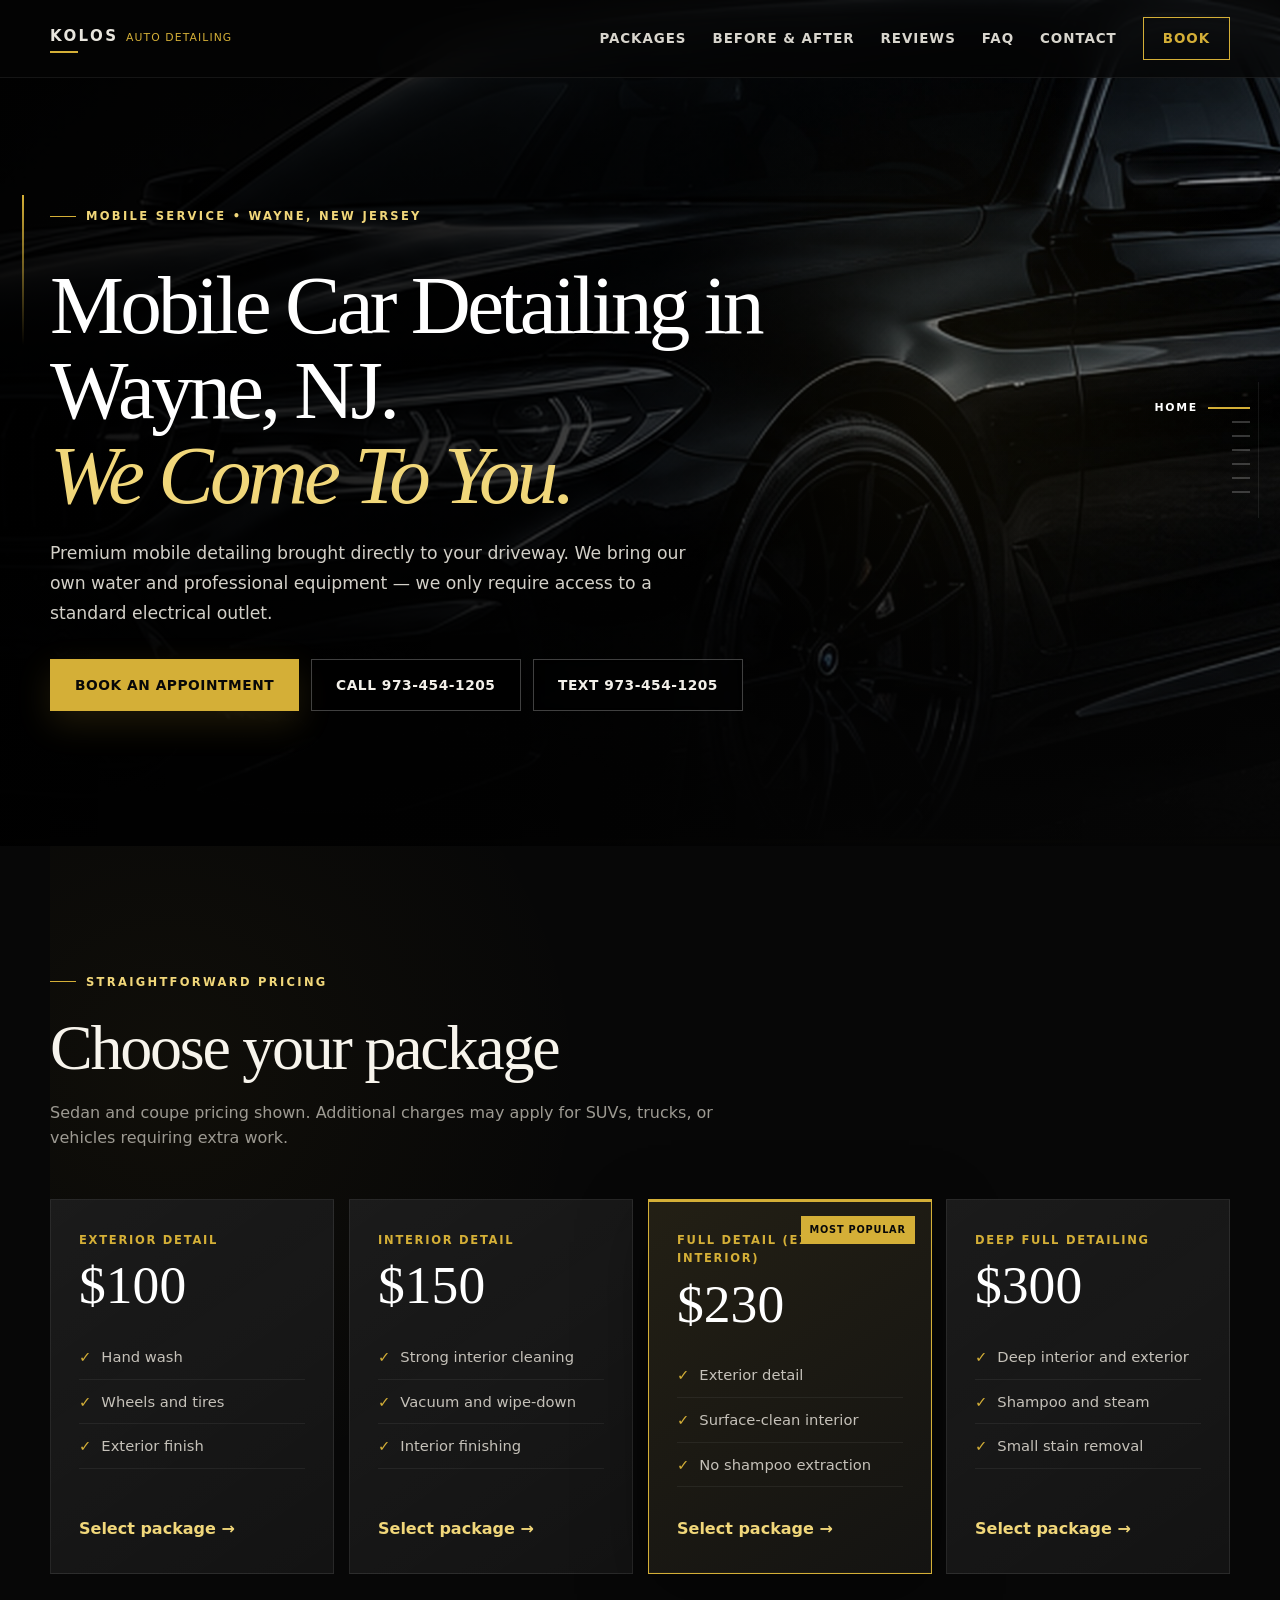
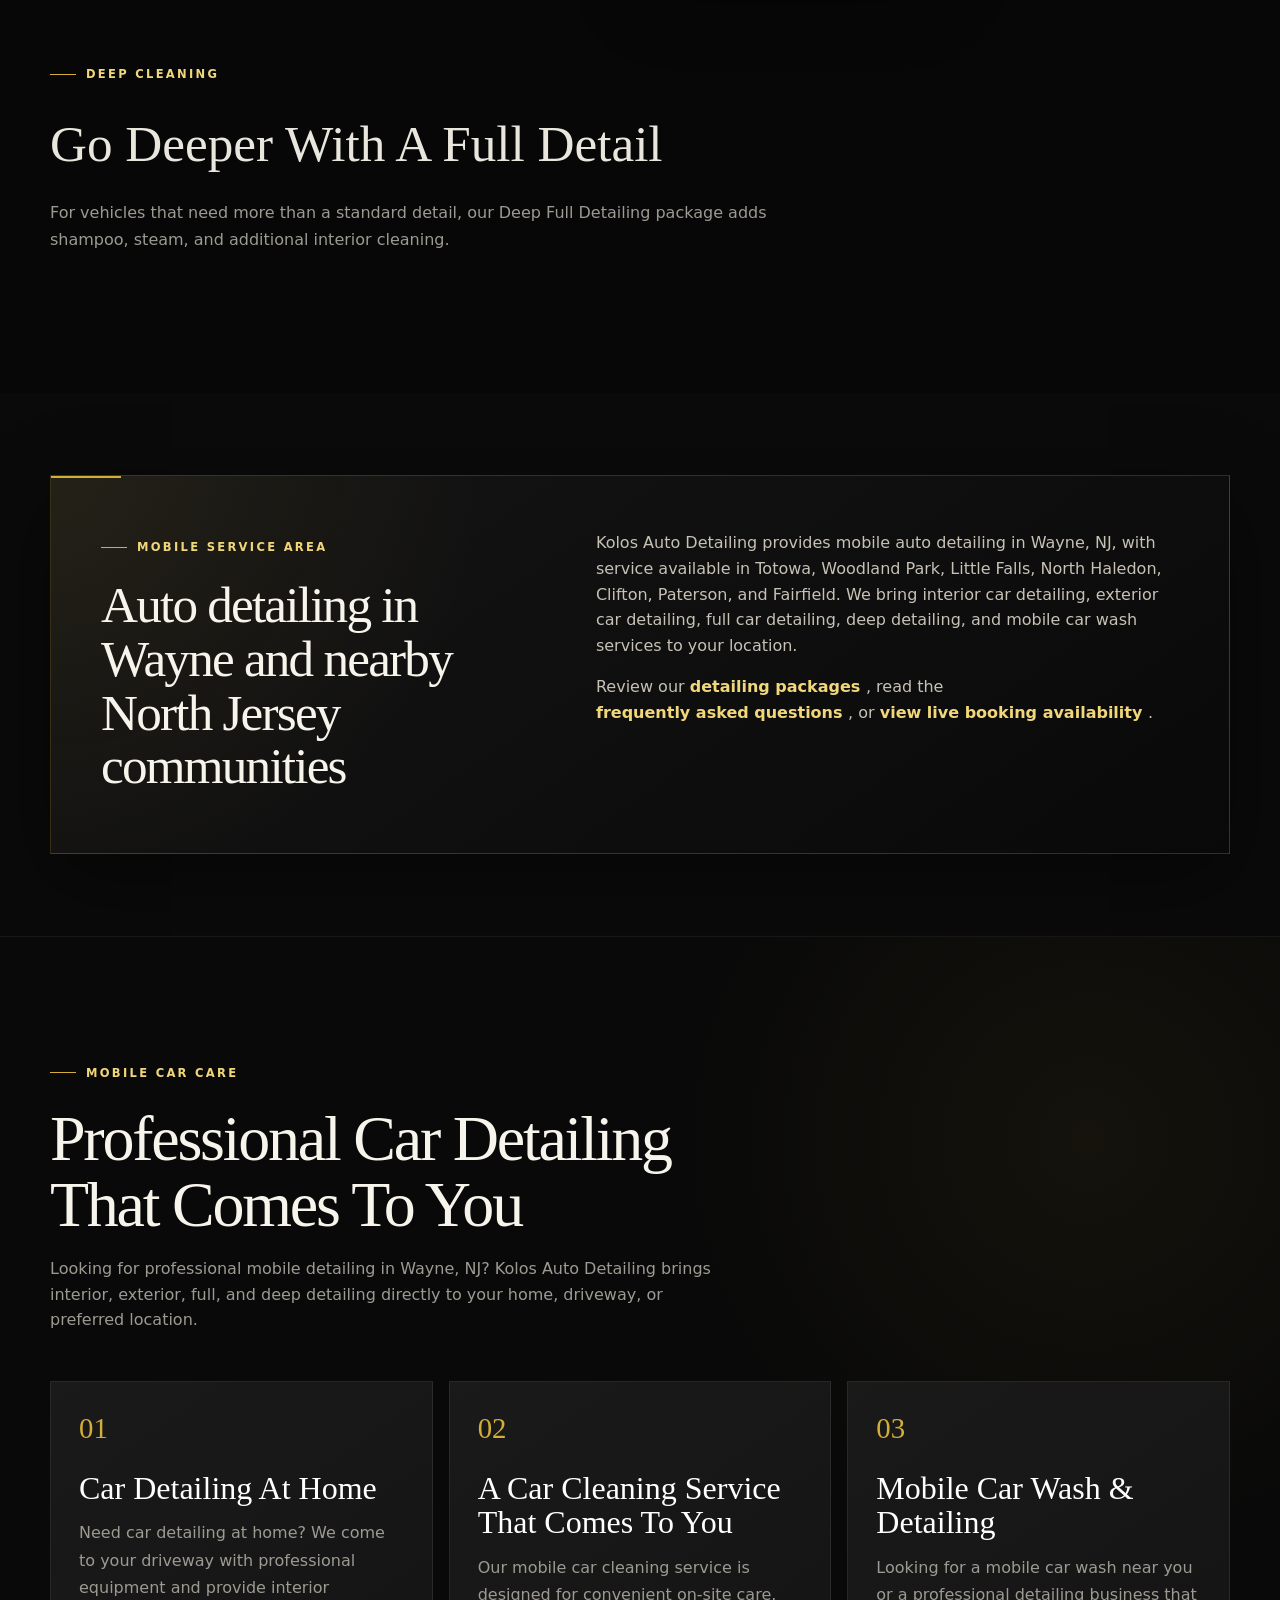
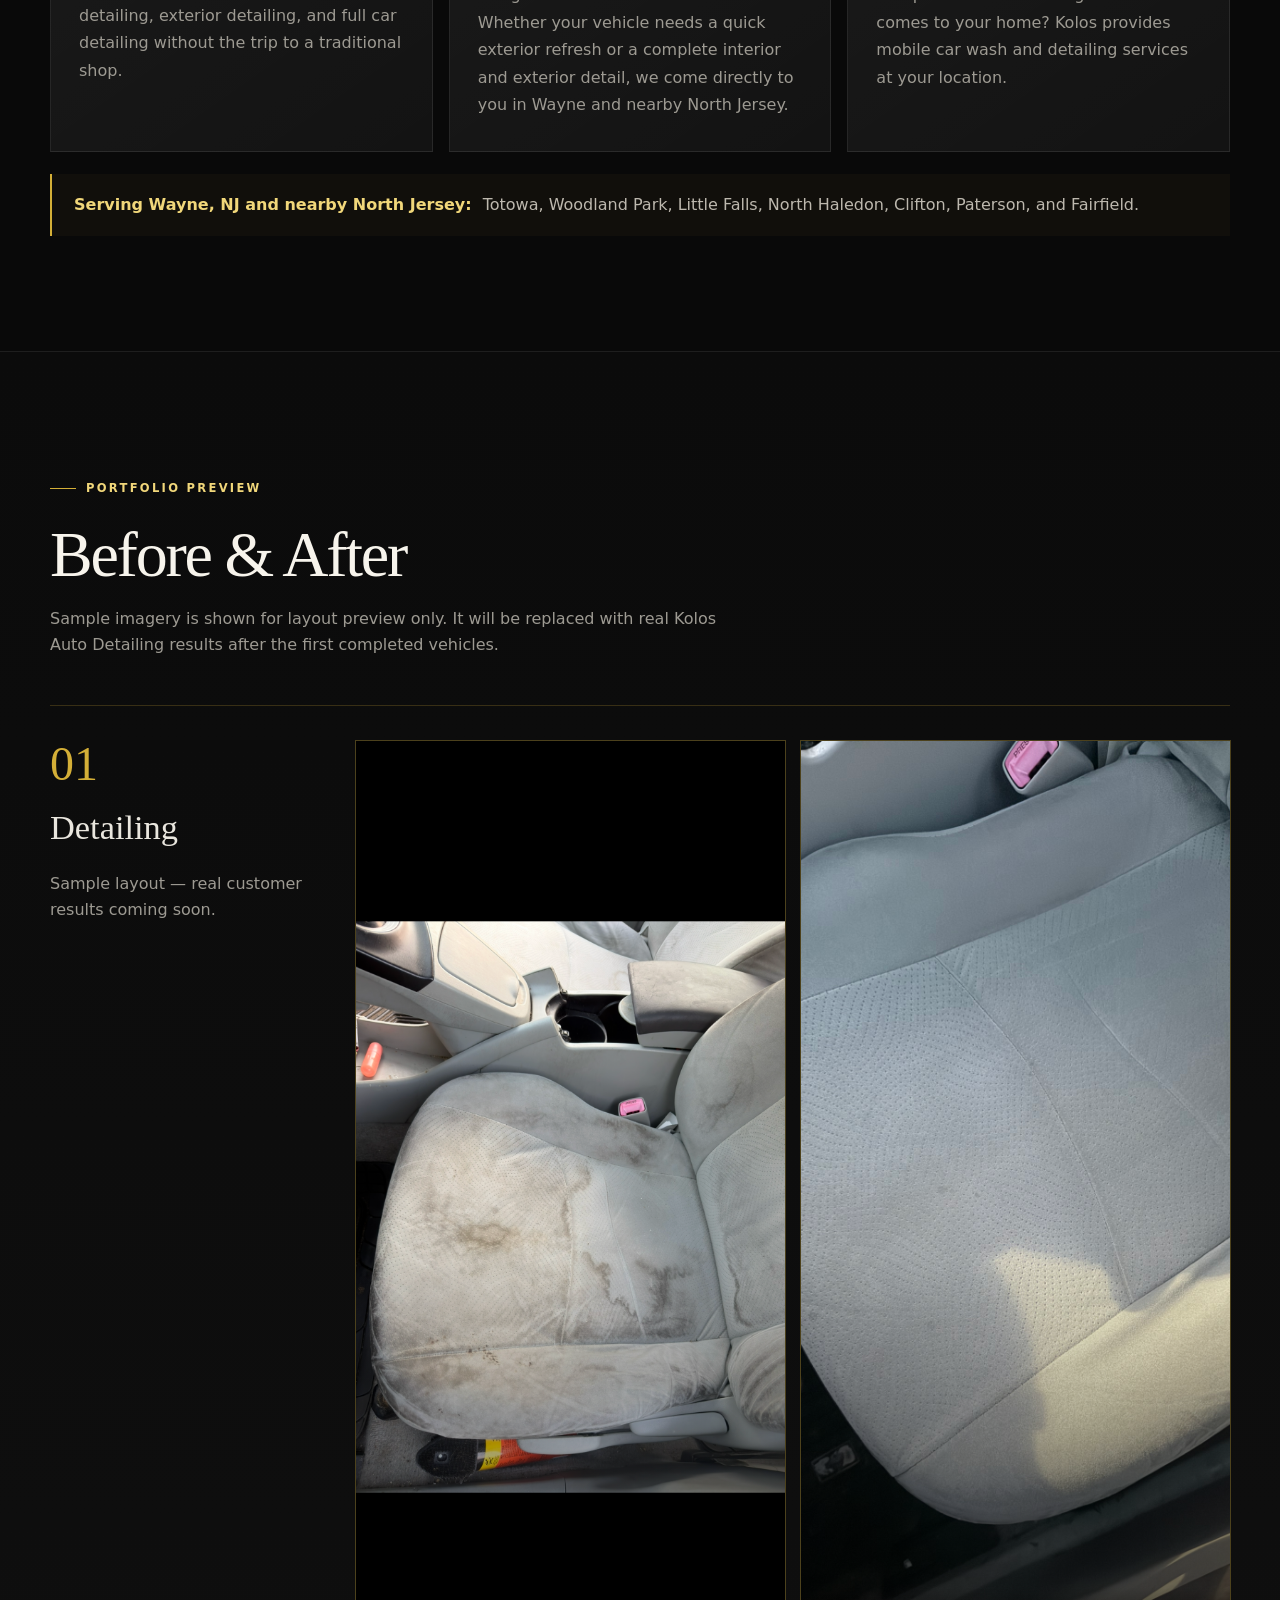
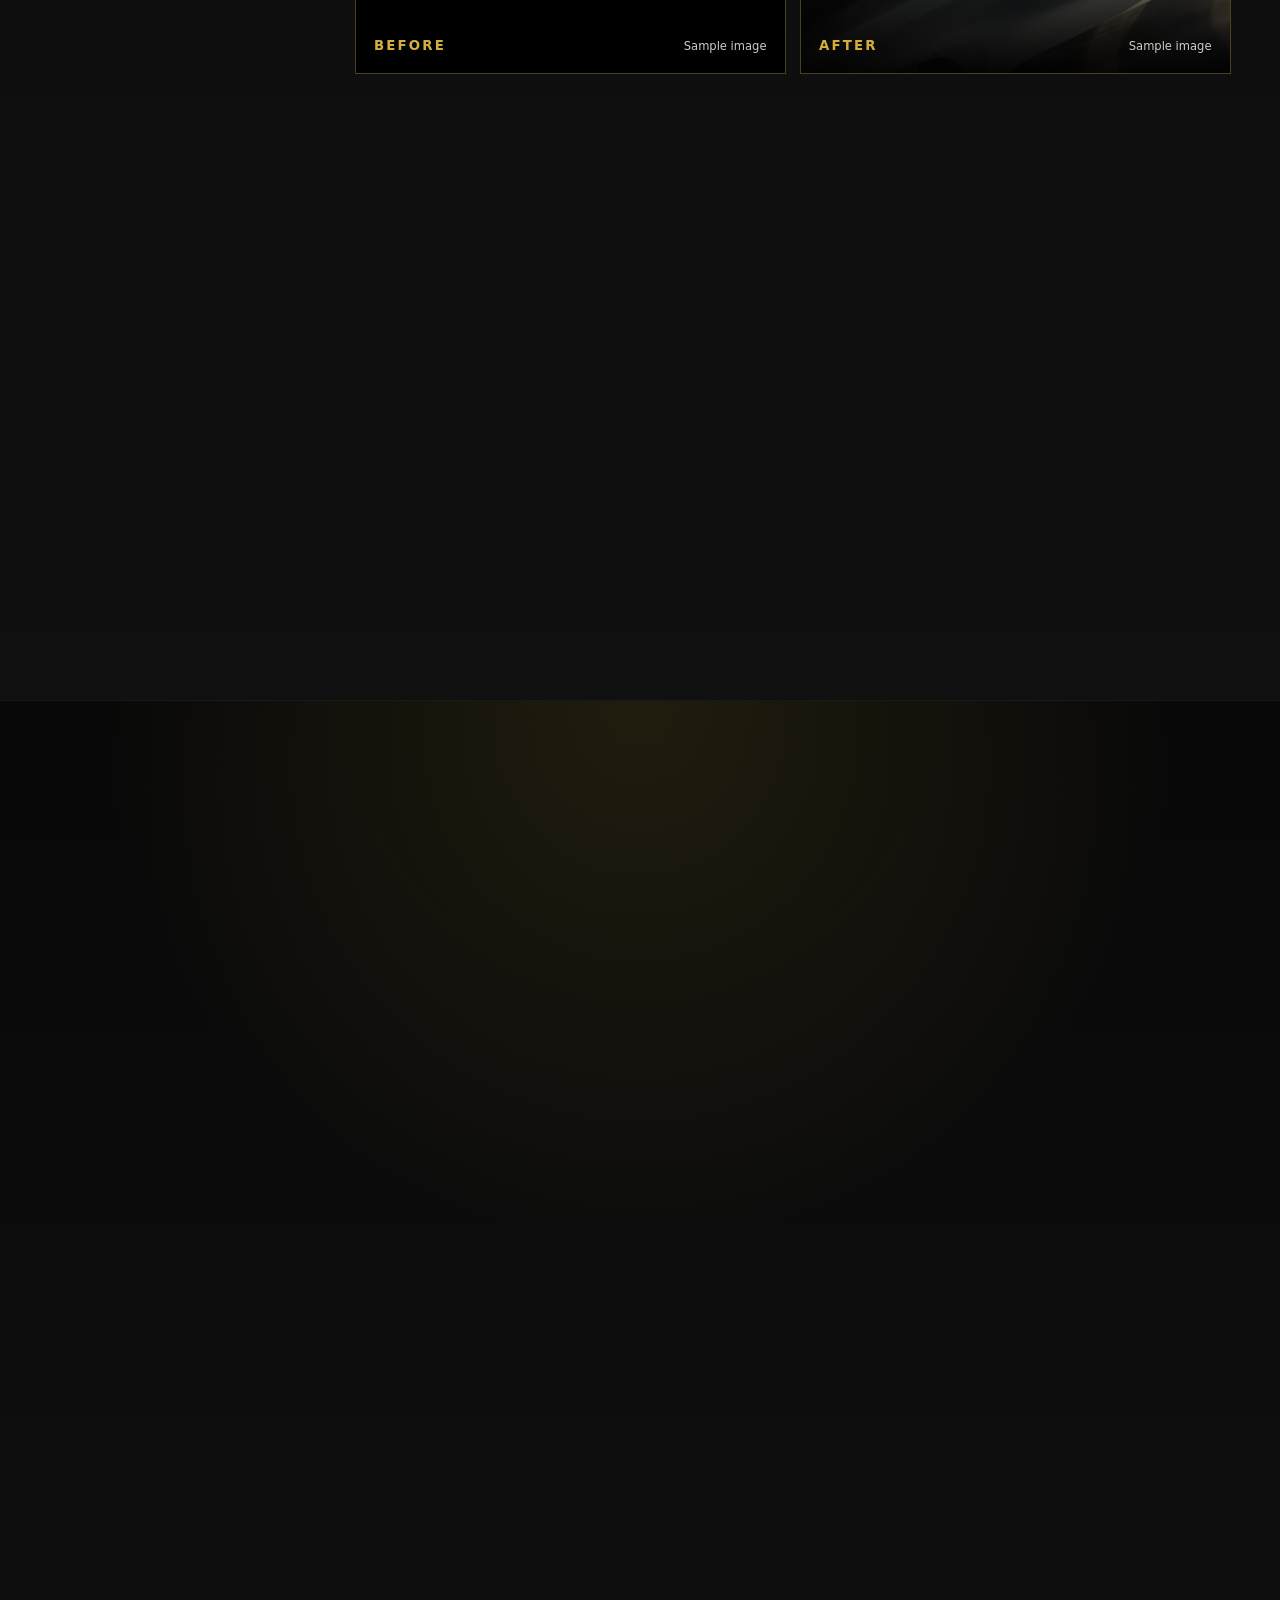
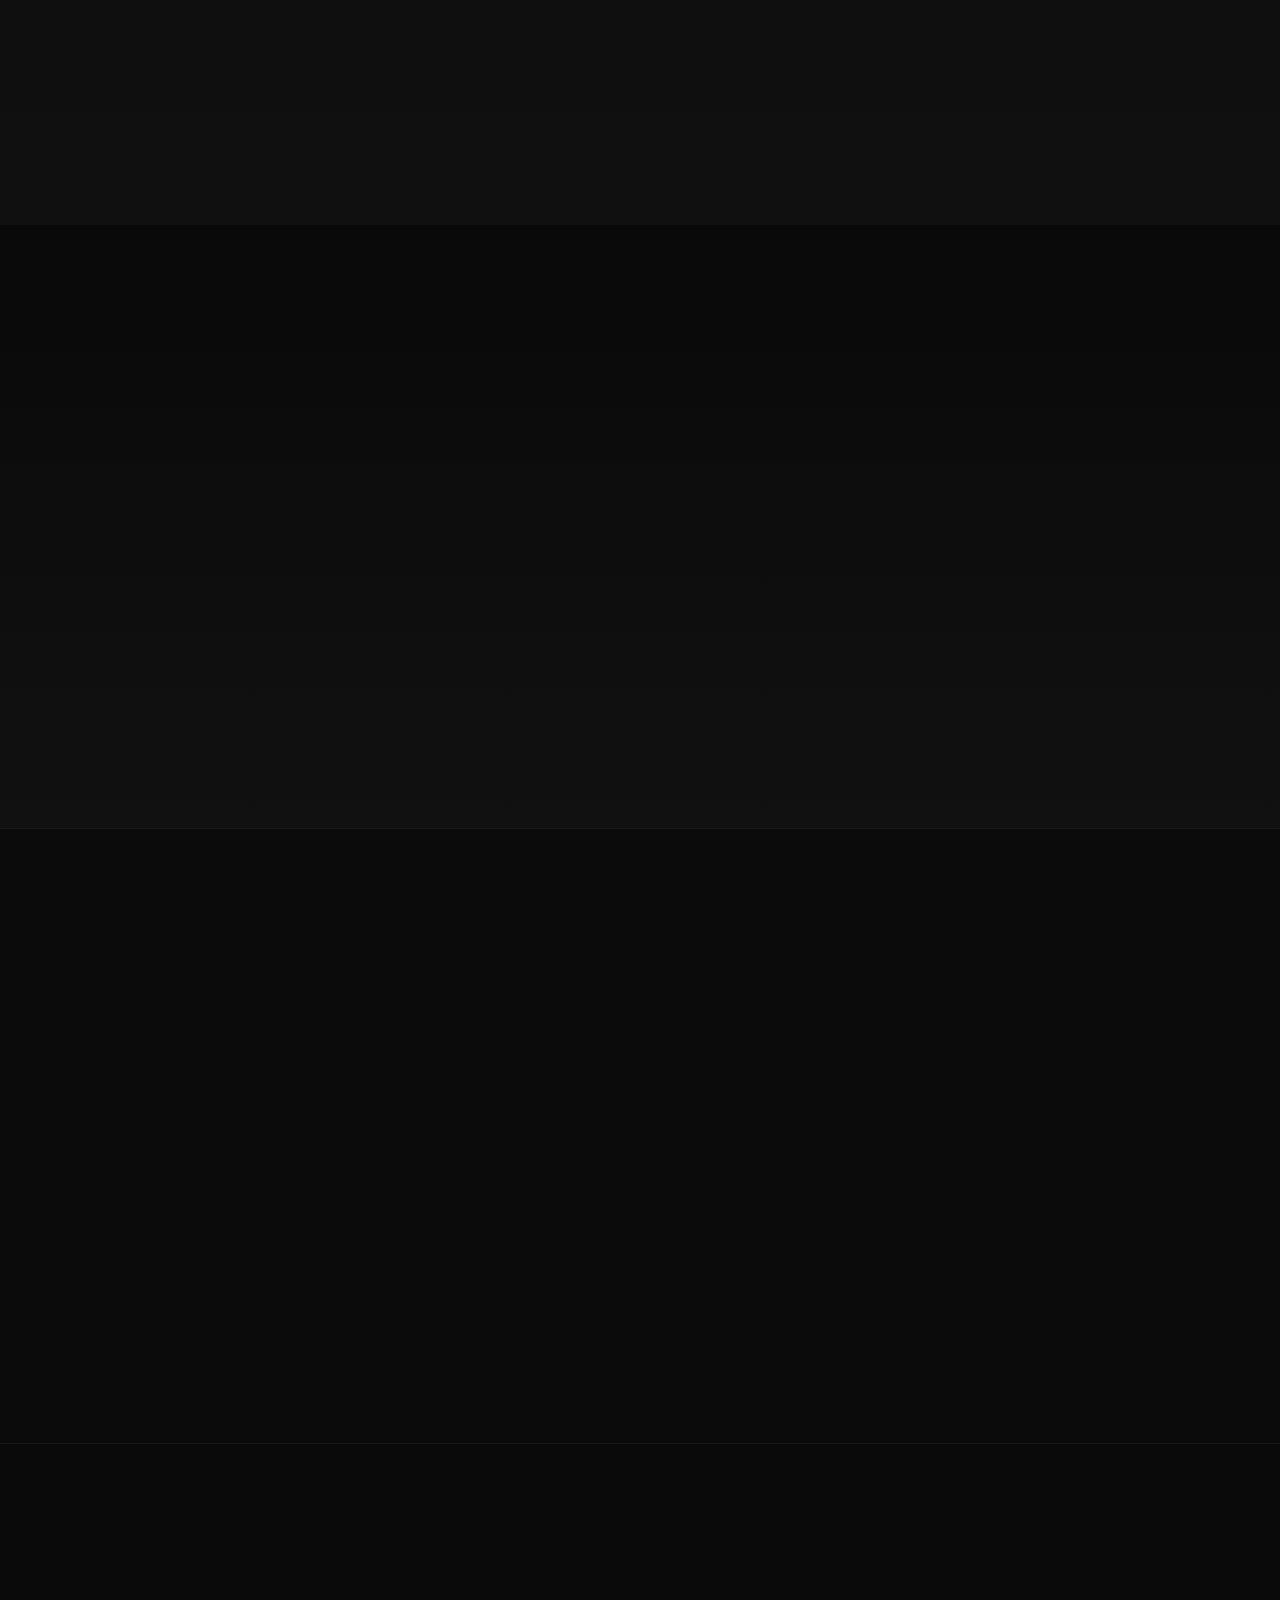
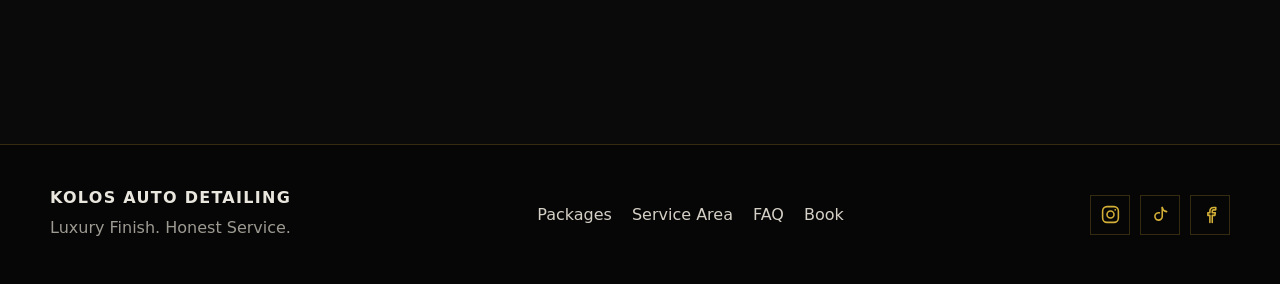
<file: index.html>
<!doctype html>
<html lang="en">
<head>
  <meta charset="utf-8">
  <meta name="viewport" content="width=device-width,initial-scale=1">


  <!-- Event snippet for Contact conversion page -->
<script>
  gtag('event', 'conversion', {'send_to': 'AW-18479039343/BEipCNbEoYwdEO-Gv-tE'});
</script>

  <!-- Meta Pixel Code -->
<script>
!function(f,b,e,v,n,t,s)
{if(f.fbq)return;n=f.fbq=function(){n.callMethod?
n.callMethod.apply(n,arguments):n.queue.push(arguments)};
if(!f._fbq)f._fbq=n;n.push=n;n.loaded=!0;n.version='2.0';
n.queue=[];t=b.createElement(e);t.async=!0;
t.src=v;s=b.getElementsByTagName(e)[0];
s.parentNode.insertBefore(t,s)}(window, document,'script',
'https://connect.facebook.net/en_US/fbevents.js');
fbq('init', '1034501659612035');
fbq('track', 'PageView');
</script>
<noscript><img height="1" width="1" style="display:none"
src="https://www.facebook.com/tr?id=1034501659612035&ev=PageView&noscript=1"
/></noscript>
<!-- End Meta Pixel Code -->
  
<!-- Google tag (gtag.js) -->
<script async src="https://www.googletagmanager.com/gtag/js?id=G-9JKR7N1KVF"></script>
<script>
  window.dataLayer = window.dataLayer || [];
  function gtag(){dataLayer.push(arguments);}
  gtag('js', new Date());

  gtag('config', 'G-9JKR7N1KVF');
</script>
  
  <meta name="description" content="Kolos Auto Detailing provides professional mobile car detailing, interior detailing, exterior detailing, full detailing, deep detailing, and mobile car wash service in Wayne, NJ and nearby North Jersey communities.">
  <meta name="robots" content="index, follow, max-image-preview:large, max-snippet:-1, max-video-preview:-1">
  <meta name="author" content="Kolos Auto Detailing">

  <title>Mobile Auto Detailing in Wayne, NJ | Kolos Auto Detailing</title>

  <link rel="canonical" href="https://kolosautodetailing.com/">

  <meta property="og:type" content="website">
  <meta property="og:site_name" content="Kolos Auto Detailing">
  <meta property="og:title" content="Mobile Auto Detailing in Wayne, NJ | Kolos Auto Detailing">
  <meta property="og:description" content="Professional mobile car detailing, interior and exterior detailing, full detailing, deep detailing, and mobile car wash service in Wayne, New Jersey and nearby communities.">
  <meta property="og:url" content="https://kolosautodetailing.com/">
  <meta property="og:image" content="https://kolosautodetailing.com/assets/gallery-clean.jpg">
  <meta property="og:image:alt" content="A polished black sedan after exterior detailing">
  <meta property="og:locale" content="en_US">

  <meta name="twitter:card" content="summary_large_image">
  <meta name="twitter:title" content="Mobile Auto Detailing in Wayne, NJ | Kolos Auto Detailing">
  <meta name="twitter:description" content="Professional mobile car detailing, interior and exterior detailing, full detailing, deep detailing, and mobile car wash service in Wayne, NJ and nearby North Jersey communities.">
  <meta name="twitter:image" content="https://kolosautodetailing.com/assets/gallery-clean.jpg">
  <meta name="twitter:image:alt" content="A polished black sedan after exterior detailing">

  <link rel="icon" href="assets/favicon.svg">
  <link rel="apple-touch-icon" href="assets/apple-touch-icon.png">
  <link rel="stylesheet" href="style.css">

  <!-- Local Business SEO Schema -->
  <script type="application/ld+json">
  {
    "@context": "https://schema.org",
    "@type": "LocalBusiness",
    "@id": "https://kolosautodetailing.com/#business",
    "name": "Kolos Auto Detailing",
    "url": "https://kolosautodetailing.com/",
    "telephone": "+1-973-454-1205",
    "image": "https://kolosautodetailing.com/assets/gallery-clean.jpg",
    "description": "Mobile auto detailing serving Wayne, New Jersey and nearby communities.",
    "sameAs": [
      "https://www.instagram.com/kolos_auto_detailing/",
      "https://www.tiktok.com/@kolosautodetailing",
      "https://www.facebook.com/profile.php?id=61592370473611"
    ],
    "openingHoursSpecification": {
      "@type": "OpeningHoursSpecification",
      "dayOfWeek": [
        "Monday",
        "Tuesday",
        "Wednesday",
        "Thursday",
        "Friday",
        "Saturday",
        "Sunday"
      ],
      "opens": "09:00",
      "closes": "20:00"
    },
    "areaServed": [
      {
        "@type": "City",
        "name": "Wayne, New Jersey"
      },
      {
        "@type": "City",
        "name": "Totowa, New Jersey"
      },
      {
        "@type": "City",
        "name": "Woodland Park, New Jersey"
      },
      {
        "@type": "City",
        "name": "Little Falls, New Jersey"
      },
      {
        "@type": "City",
        "name": "North Haledon, New Jersey"
      },
      {
        "@type": "City",
        "name": "Clifton, New Jersey"
      },
      {
        "@type": "City",
        "name": "Paterson, New Jersey"
      },
      {
        "@type": "City",
        "name": "Fairfield, New Jersey"
      }
    ],
    "hasOfferCatalog": {
      "@type": "OfferCatalog",
      "name": "Mobile auto detailing services",
      "itemListElement": [
        {
          "@type": "Offer",
          "price": "100",
          "priceCurrency": "USD",
          "itemOffered": {
            "@type": "Service",
            "name": "Exterior Detail"
          }
        },
        {
          "@type": "Offer",
          "price": "150",
          "priceCurrency": "USD",
          "itemOffered": {
            "@type": "Service",
            "name": "Interior Detail"
          }
        },
        {
          "@type": "Offer",
          "price": "230",
          "priceCurrency": "USD",
          "itemOffered": {
            "@type": "Service",
            "name": "Full Detail (Exterior + Interior)"
          }
        },
        {
          "@type": "Offer",
          "price": "300",
          "priceCurrency": "USD",
          "itemOffered": {
            "@type": "Service",
            "name": "Deep Full Detailing"
          }
        },
      ]
    }
  }
  </script>

  <!-- Website SEO Schema -->
  <script type="application/ld+json">
  {
    "@context": "https://schema.org",
    "@type": "WebSite",
    "@id": "https://kolosautodetailing.com/#website",
    "name": "Kolos Auto Detailing",
    "url": "https://kolosautodetailing.com/",
    "publisher": {
      "@id": "https://kolosautodetailing.com/#business"
    },
    "inLanguage": "en-US"
  }
  </script>

  <!-- FAQ SEO Schema -->
  <script type="application/ld+json">
  {
    "@context": "https://schema.org",
    "@type": "FAQPage",
    "mainEntity": [
      {
        "@type": "Question",
        "name": "What do I need to provide for a mobile detailing appointment?",
        "acceptedAnswer": {
          "@type": "Answer",
          "text": "Please provide access to water and an electrical outlet at the service location. Kolos Auto Detailing brings the detailing service to you."
        }
      },
      {
        "@type": "Question",
        "name": "Which areas do you serve?",
        "acceptedAnswer": {
          "@type": "Answer",
          "text": "Our primary location is Wayne, New Jersey. Mobile service is also available in Totowa, Woodland Park, Little Falls, North Haledon, Clifton, Paterson, and Fairfield."
        }
      },
      {
        "@type": "Question",
        "name": "How do I book an appointment?",
        "acceptedAnswer": {
          "@type": "Answer",
          "text": "Use the live Google Calendar booking section to view availability, select a date and time, and complete your booking."
        }
      },
      {
        "@type": "Question",
        "name": "What should I do if my vehicle is very dirty?",
        "acceptedAnswer": {
          "@type": "Answer",
          "text": "Text clear photos of the interior and exterior to (973) 454-1205 before the appointment can be confirmed. This helps us review heavily soiled vehicles in advance."
        }
      },
      {
        "@type": "Question",
        "name": "What detailing services are available?",
        "acceptedAnswer": {
          "@type": "Answer",
          "text": "Available services include interior car detailing, exterior car detailing, full car detailing, deep detailing, and mobile car wash service. See the package list for current options and pricing."
        }
      }
    ]
  }
  </script>
</head>

<body>

<div class="section-dots" aria-label="Section navigation">

  <a href="#top"
     data-section="top"
     aria-label="Home"></a>

  <a href="#packages"
     data-section="packages"
     aria-label="Packages"></a>

  <a href="#service-area"
     data-section="service-area"
     aria-label="Service Area"></a>

  <a href="#results"
     data-section="results"
     aria-label="Before & After"></a>

  <a href="#booking"
     data-section="booking"
     aria-label="Booking"></a>

  <a href="#reviews"
     data-section="reviews"
     aria-label="Reviews"></a>

  <a href="#faq"
     data-section="faq"
     aria-label="FAQ"></a>

</div>


<header class="topbar">
  <a class="brand" href="#top" aria-label="Kolos Auto Detailing home">
    Kolos <span>Auto Detailing</span>
  </a>

 <nav aria-label="Primary navigation">
  <a href="#packages">Packages</a>
  <a href="#results">Before &amp; After</a>
  <a href="#reviews">Reviews</a>
  <a href="#faq">FAQ</a>
   <a href="/contact.html">Contact</a>
  <a class="nav-cta" href="#booking">Book</a>
  
</nav>
</header>

<main id="top">

  <section class="hero">

    <div class="hero-overlay"></div>

    <div class="hero-content reveal">

      <p class="eyebrow">
        Mobile service • Wayne, New Jersey
      </p>

      <h1>
        Mobile Car Detailing in Wayne, NJ.<br>
        <em>We Come To You.</em>
      </h1>

      <p class="hero-copy">
        Premium mobile detailing brought directly to your driveway.
        We bring our own water and professional equipment — we only require
        access to a standard electrical outlet.
      </p>

      <div class="actions">

        <a class="btn primary" href="#booking">
          Book an Appointment
        </a>

        <a class="btn ghost" href="tel:+19734541205">
          Call 973-454-1205
        </a>

        <a class="btn ghost" href="sms:+19734541205">
          Text 973-454-1205
        </a>

      </div>

    </div>

  </section>


  <section id="packages" class="section wrap">

    <div class="section-head reveal">

      <p class="eyebrow">
        Straightforward pricing
      </p>

      <h2>
        Choose your package
      </h2>

      <p>
        Sedan and coupe pricing shown. Additional charges may apply for SUVs,
        trucks, or vehicles requiring extra work.
      </p>

    </div>


    <div class="package-grid">

      <article class="card reveal">

        <p class="label">
          Exterior Detail
        </p>

        <h3>
          $100
        </h3>

        <ul>
          <li>Hand wash</li>
          <li>Wheels and tires</li>
          <li>Exterior finish</li>
        </ul>

        <a href="#booking"
           class="text-link"
           data-package="Exterior Detail">
          Select package →
        </a>

      </article>


      <article class="card reveal">

        <p class="label">
          Interior Detail
        </p>

        <h3>
          $150
        </h3>

        <ul>
          <li>Strong interior cleaning</li>
          <li>Vacuum and wipe-down</li>
          <li>Interior finishing</li>
        </ul>

        <a href="#booking"
           class="text-link"
           data-package="Interior Detail">
          Select package →
        </a>

      </article>


      <article class="card featured reveal">

        <span class="popular">
          Most Popular
        </span>

        <p class="label">
          Full Detail (Exterior + Interior)
        </p>

        <h3>
          $230
        </h3>

        <ul>
          <li>Exterior detail</li>
          <li>Surface-clean interior</li>
          <li>No shampoo extraction</li>
        </ul>

        <a href="#booking"
           class="text-link"
           data-package="Full Detail (Exterior + Interior)">
          Select package →
        </a>

      </article>


      <article class="card reveal">

        <p class="label">
          Deep Full Detailing
        </p>

        <h3>
          $300
        </h3>

        <ul>
          <li>Deep interior and exterior</li>
          <li>Shampoo and steam</li>
          <li>Small stain removal</li>
        </ul>

        <a href="#booking"
           class="text-link"
           data-package="Deep Full Detailing">
          Select package →
        </a>

      </article>

    </div>
    <div class="subsection-head reveal">

      <p class="eyebrow">
        Deep cleaning
      </p>

      <h3>
        Go Deeper With A Full Detail
      </h3>

      <p class="subsection-copy">
        For vehicles that need more than a standard detail, our Deep Full Detailing
        package adds shampoo, steam, and additional interior cleaning.
      </p>

    </div>

  </section>



  <section id="service-area" class="section service-area-section">

    <div class="wrap service-area-card reveal">

      <div>

        <p class="eyebrow">
          Mobile service area
        </p>

        <h2>
          Auto detailing in Wayne and nearby North Jersey communities
        </h2>

      </div>


      <div class="service-area-copy">

        <p>
          Kolos Auto Detailing provides mobile auto detailing in Wayne, NJ,
          with service available in Totowa, Woodland Park, Little Falls,
          North Haledon, Clifton, Paterson, and Fairfield.
          We bring interior car detailing, exterior car detailing,
          full car detailing, deep detailing, and mobile car wash services
          to your location.
        </p>

        <p>
          Review our
          <a class="text-link" href="#packages">
            detailing packages
          </a>,
          read the
          <a class="text-link" href="#faq">
            frequently asked questions
          </a>,
          or
          <a class="text-link" href="#booking">
            view live booking availability
          </a>.
        </p>

      </div>

    </div>

  </section>



  <section id="seo-services" class="section seo-services-section">

    <div class="wrap">

      <div class="section-head reveal">

        <p class="eyebrow">
          Mobile car care
        </p>

        <h2>
          Professional Car Detailing That Comes To You
        </h2>

        <p>
          Looking for professional mobile detailing in Wayne, NJ?
          Kolos Auto Detailing brings interior, exterior, full, and deep
          detailing directly to your home, driveway, or preferred location.
        </p>

      </div>

      <div class="seo-service-grid">

        <article class="seo-service-card reveal">

          <span class="seo-service-number">01</span>

          <h3>
            Car Detailing At Home
          </h3>

          <p>
            Need car detailing at home? We come to your driveway with
            professional equipment and provide interior detailing,
            exterior detailing, and full car detailing without the trip
            to a traditional shop.
          </p>

        </article>

        <article class="seo-service-card reveal">

          <span class="seo-service-number">02</span>

          <h3>
            A Car Cleaning Service That Comes To You
          </h3>

          <p>
            Our mobile car cleaning service is designed for convenient
            on-site care. Whether your vehicle needs a quick exterior
            refresh or a complete interior and exterior detail, we come
            directly to you in Wayne and nearby North Jersey.
          </p>

        </article>

        <article class="seo-service-card reveal">

          <span class="seo-service-number">03</span>

          <h3>
            Mobile Car Wash & Detailing
          </h3>

          <p>
            Looking for a mobile car wash near you or a professional
            detailing business that comes to your home? Kolos provides
            mobile car wash and detailing services at your location.
          </p>

        </article>

      </div>

      <div class="seo-location-line reveal">
        <strong>Serving Wayne, NJ and nearby North Jersey:</strong>
        Totowa, Woodland Park, Little Falls, North Haledon, Clifton,
        Paterson, and Fairfield.
      </div>

    </div>

  </section>


  <section id="results" class="section results-section">

    <div class="wrap">

      <div class="section-head reveal">

        <p class="eyebrow">
          Portfolio preview
        </p>

        <h2>
          Before & After
        </h2>

        <p>
          Sample imagery is shown for layout preview only.
          It will be replaced with real Kolos Auto Detailing results
          after the first completed vehicles.
        </p>

      </div>


      <div class="result-block reveal">

        <div class="result-copy">

          <span>
            01
          </span>

          <h3>
            Detailing
          </h3>

          <p>
            Sample layout — real customer results coming soon.
          </p>

        </div>


        <div class="photo-pair">

          <figure class="result-photo">

            <img
              src="assets/before-after/IMG_2894.PNG"
              alt="Vehicle seat before interior detailing"
              loading="lazy"
            >

            <figcaption>
              <small>BEFORE</small>
              <span>Sample image</span>
            </figcaption>

          </figure>


          <figure class="result-photo">

            <img
              src="assets/before-after/IMG_2891.jpeg"
              alt="Vehicle seat after interior detailing"
              loading="lazy"
            >

            <figcaption>
              <small>AFTER</small>
              <span>Sample image</span>
            </figcaption>

          </figure>

        </div>

      </div>


      <div class="result-block reveal">

        <div class="result-copy">

          <span>
            02
          </span>

          <h3>
            Deep Detailing
          </h3>

          <p>
            Sample layout — real deep-cleaning results coming soon.
          </p>

        </div>


        <div class="photo-pair">

          <figure
            class="result-photo"
            aria-label="Deep detailing before photo coming soon"
          >

            <figcaption>
              <small>BEFORE</small>
              <span>Coming soon</span>
            </figcaption>

          </figure>


          <figure
            class="result-photo"
            aria-label="Deep detailing after photo coming soon"
          >

            <figcaption>
              <small>AFTER</small>
              <span>Coming soon</span>
            </figcaption>

          </figure>

        </div>

      </div>

    </div>

  </section>


  <section id="booking" class="section booking-section">

    <div class="wrap booking-wrap">

      <article class="availability-card reveal">

        <div
          class="availability-icon"
          aria-hidden="true"
        >
          31
        </div>

        <p class="eyebrow">
          Google Calendar booking
        </p>

        <h2>
          Book Your Detail
        </h2>

        <p class="booking-intro">
          View our live availability, select your preferred date and time,
          and complete your booking through Google Calendar.
        </p>

        <a
          id="calendar-booking-link"
          class="btn primary full"
          href="https://calendar.app.google/9u6gRaozdZaFAMJs7"
          target="_blank"
          rel="noopener noreferrer"
        >
          Open Live Availability
        </a>


        <div
          class="quick-contact"
          aria-label="Contact Kolos Auto Detailing"
        >

          <a
            class="btn ghost"
            href="tel:+19734541205"
          >
            Call Now
          </a>

          <a
            class="btn ghost"
            href="sms:+19734541205"
          >
            Text Us
          </a>

        </div>


        <div class="vehicle-photo-note">

          <h3>
            Heavily soiled vehicle?
          </h3>

          <p>
            If your vehicle is heavily soiled or in very dirty condition,
            please text clear interior and exterior photos to
            (973) 454-1205 before your appointment can be confirmed.
          </p>

          <a
            class="btn ghost photo-text-button"
            href="sms:+19734541205"
          >
            Text Vehicle Photos
          </a>

        </div>


        <div class="hours-mini">

          <strong>
            Service hours
          </strong>

          <span>
            Every day • 9 AM–8 PM
          </span>

        </div>

      </article>

    </div>

  </section>


  <section id="reviews" class="section reviews-section">

    <div class="wrap">

      <div class="section-head reveal">

        <p class="eyebrow">
          Customer feedback
        </p>

        <h2>
          Reviews
        </h2>

        <div class="empty-review">

          <strong>
            No published reviews yet.
          </strong>

          <p>
            Verified customer reviews will appear here as the business grows.
          </p>

        </div>


        <div class="actions">

          <a
            class="btn ghost"
            href="https://g.page/r/CR7OgI-OWL-UEBM/review"
            target="_blank"
            rel="noopener noreferrer"
          >
            See Our Google Reviews
          </a>

        </div>

      </div>

    </div>

  </section>


  <section id="faq" class="section faq-section">

    <div class="wrap faq-layout">

      <div class="section-head reveal">

        <p class="eyebrow">
          Helpful details
        </p>

        <h2>
          Mobile detailing FAQ
        </h2>

        <p>
          Quick answers about booking and preparing for your
          Kolos Auto Detailing appointment.
        </p>

      </div>


      <div class="faq-list reveal">

        <details>

          <summary>
            What do I need to provide for a mobile detailing appointment?
          </summary>

          <p>
            Please provide access to water and an electrical outlet
            at the service location. Kolos Auto Detailing brings
            the detailing service to you.
          </p>

        </details>


        <details>

          <summary>
            Which areas do you serve?
          </summary>

          <p>
            Our primary location is Wayne, New Jersey.
            Mobile service is also available in Totowa,
            Woodland Park, Little Falls, North Haledon,
            Clifton, Paterson, and Fairfield.
          </p>

        </details>


        <details>

          <summary>
            How do I book an appointment?
          </summary>

          <p>
            Use the
            <a class="text-link" href="#booking">
              live Google Calendar booking section
            </a>
            to view availability, select a date and time,
            and complete your booking.
          </p>

        </details>


        <details>

          <summary>
            What should I do if my vehicle is very dirty?
          </summary>

          <p>
            Text clear photos of the interior and exterior to
            <a
              class="text-link"
              href="sms:+19734541205"
            >
              (973) 454-1205
            </a>
            before the appointment can be confirmed.
            This helps us review heavily soiled vehicles in advance.
          </p>

        </details>


        <details>

          <summary>
            What detailing services are available?
          </summary>

          <p>
            Available services include interior car detailing,
            exterior car detailing, full car detailing,
            deep detailing, and mobile car wash service.
            See the
            <a class="text-link" href="#packages">
              package list
            </a>
            for current options and pricing.
          </p>

        </details>

      </div>

    </div>

  </section>

</main>


<section class="flyer-strip section">

  <div class="wrap flyer-strip-inner reveal">

    <a
      class="flyer-thumb"
      href="assets/kolos-pricing-guide.png"
      target="_blank"
      rel="noopener"
      aria-label="Open Kolos pricing flyer"
    >

      <img
        src="assets/kolos-pricing-guide.png"
        alt="Kolos Auto Detailing mobile detailing services and pricing guide"
        loading="lazy"
      >

    </a>


    <div>

      <p class="eyebrow">
        Pricing guide
      </p>

      <h2>
        Prefer the flyer?
      </h2>

      <p>
        Open the full package guide, save it to your phone,
        or share it with a friend.
      </p>

    </div>


    <a
      class="btn ghost"
      href="assets/kolos-pricing-guide.png"
      target="_blank"
      rel="noopener"
    >
      View Flyer
    </a>

  </div>

</section>


<footer>

  <div class="wrap footer-inner">

    <div>

      <strong>
        Kolos Auto Detailing
      </strong>

      <p>
        Luxury Finish. Honest Service.
      </p>

    </div>


    <nav
      class="footer-links"
      aria-label="Footer navigation"
    >

      <a href="#packages">
        Packages
      </a>

      <a href="#service-area">
        Service Area
      </a>

      <a href="#faq">
        FAQ
      </a>

      <a href="#booking">
        Book
      </a>

    </nav>


    <nav
      class="socials"
      aria-label="Social media"
    >

      <a
        href="https://www.instagram.com/kolos_auto_detailing/"
        target="_blank"
        rel="noopener noreferrer"
        aria-label="Kolos Auto Detailing on Instagram"
      >

        <svg
          viewBox="0 0 24 24"
          aria-hidden="true"
        >
          <rect
            x="3"
            y="3"
            width="18"
            height="18"
            rx="5"
          ></rect>

          <circle
            cx="12"
            cy="12"
            r="4"
          ></circle>

          <circle
            class="social-dot"
            cx="17.4"
            cy="6.6"
            r="1"
          ></circle>

        </svg>

      </a>


      <a
        href="https://www.tiktok.com/@kolosautodetailing"
        target="_blank"
        rel="noopener noreferrer"
        aria-label="Kolos Auto Detailing on TikTok"
      >

        <svg
          viewBox="0 0 24 24"
          aria-hidden="true"
        >

          <path
            d="M14 4v10.2a4.2 4.2 0 1 1-3.3-4.1"
          ></path>

          <path
            d="M14 4c.6 2.7 2.3 4.3 5 4.7"
          ></path>

        </svg>

      </a>


      <a
        href="https://www.facebook.com/profile.php?id=61592370473611"
        target="_blank"
        rel="noopener noreferrer"
        aria-label="Kolos Auto Detailing on Facebook"
      >

        <svg
          viewBox="0 0 24 24"
          aria-hidden="true"
        >

          <path
            d="M14 21v-8h3l.5-3H14V8.4c0-1 .4-1.7 1.8-1.7H18V4.1c-.7-.1-1.6-.2-2.5-.2-2.5 0-4.2 1.5-4.2 4.3V10H9v3h2.3v8"
          ></path>

        </svg>

      </a>

    </nav>

  </div>

</footer>


<script src="script.js"></script>

</body>
</html>
</file>
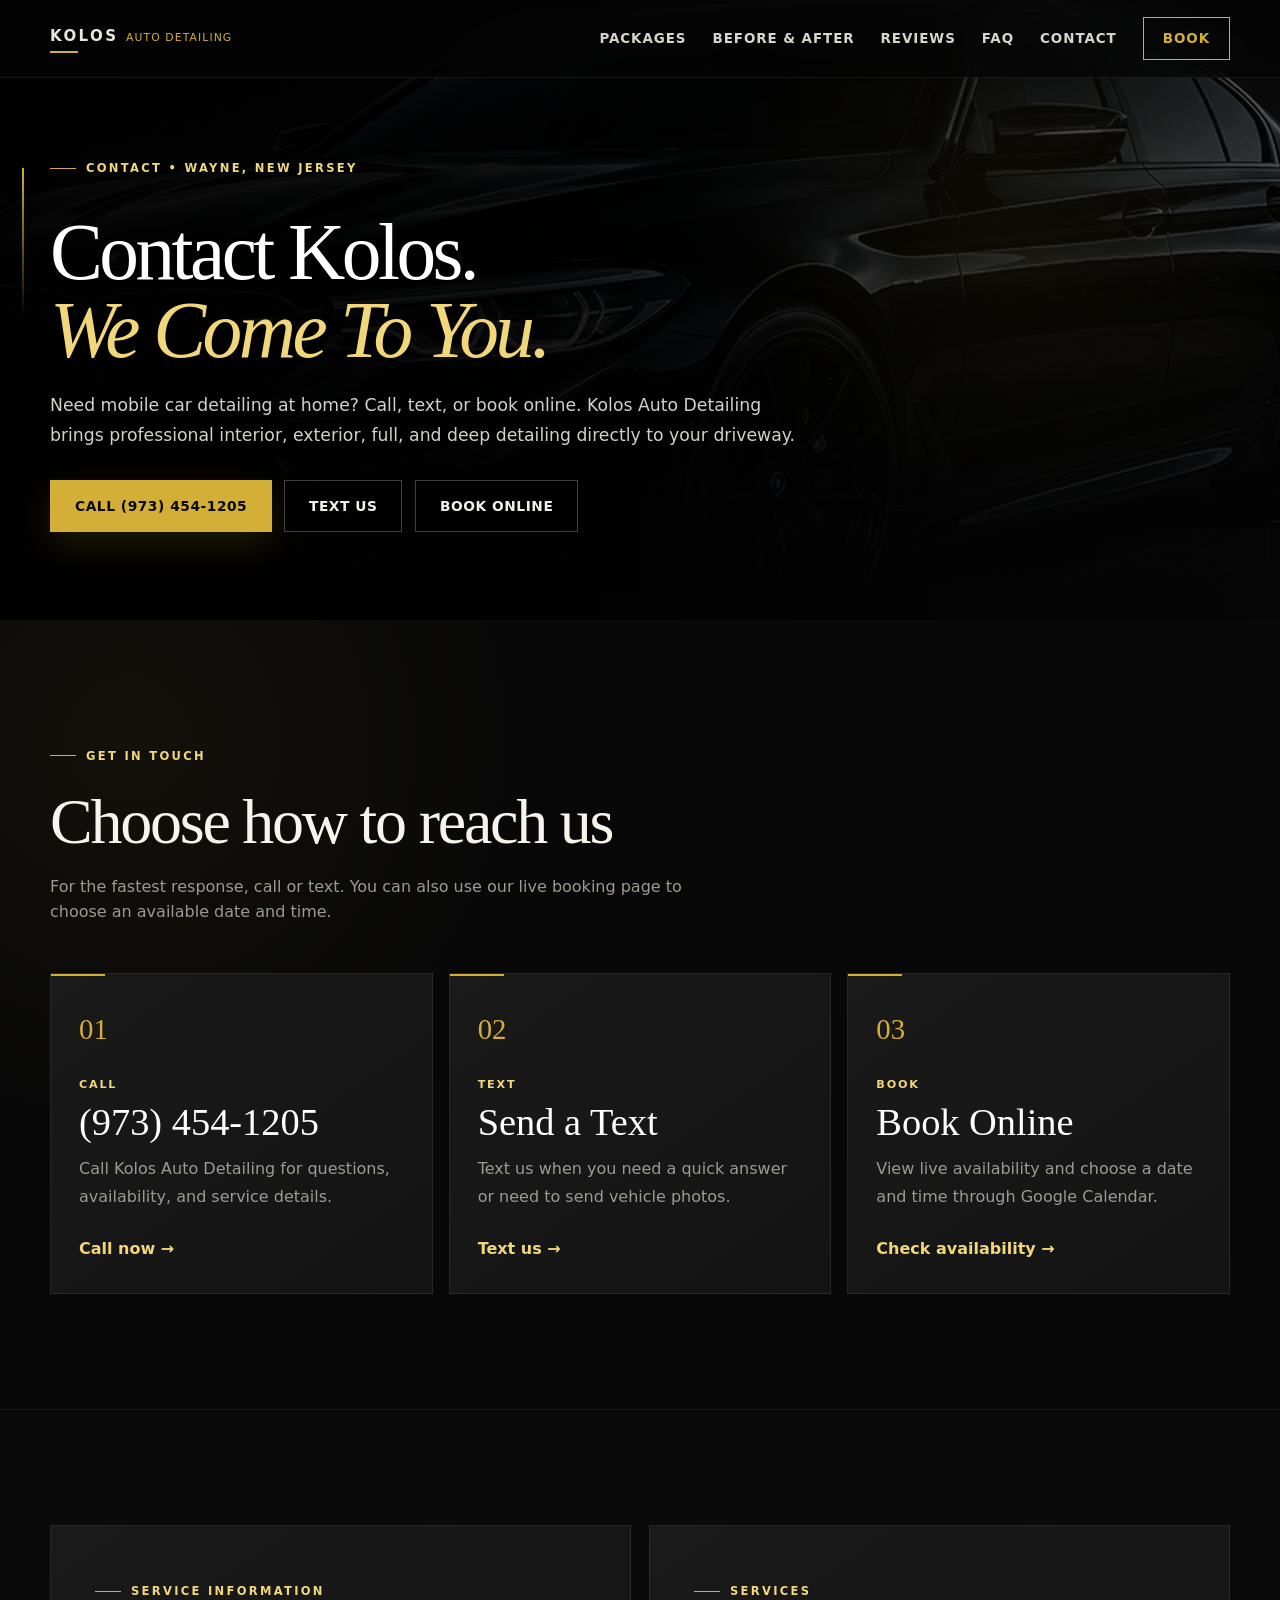
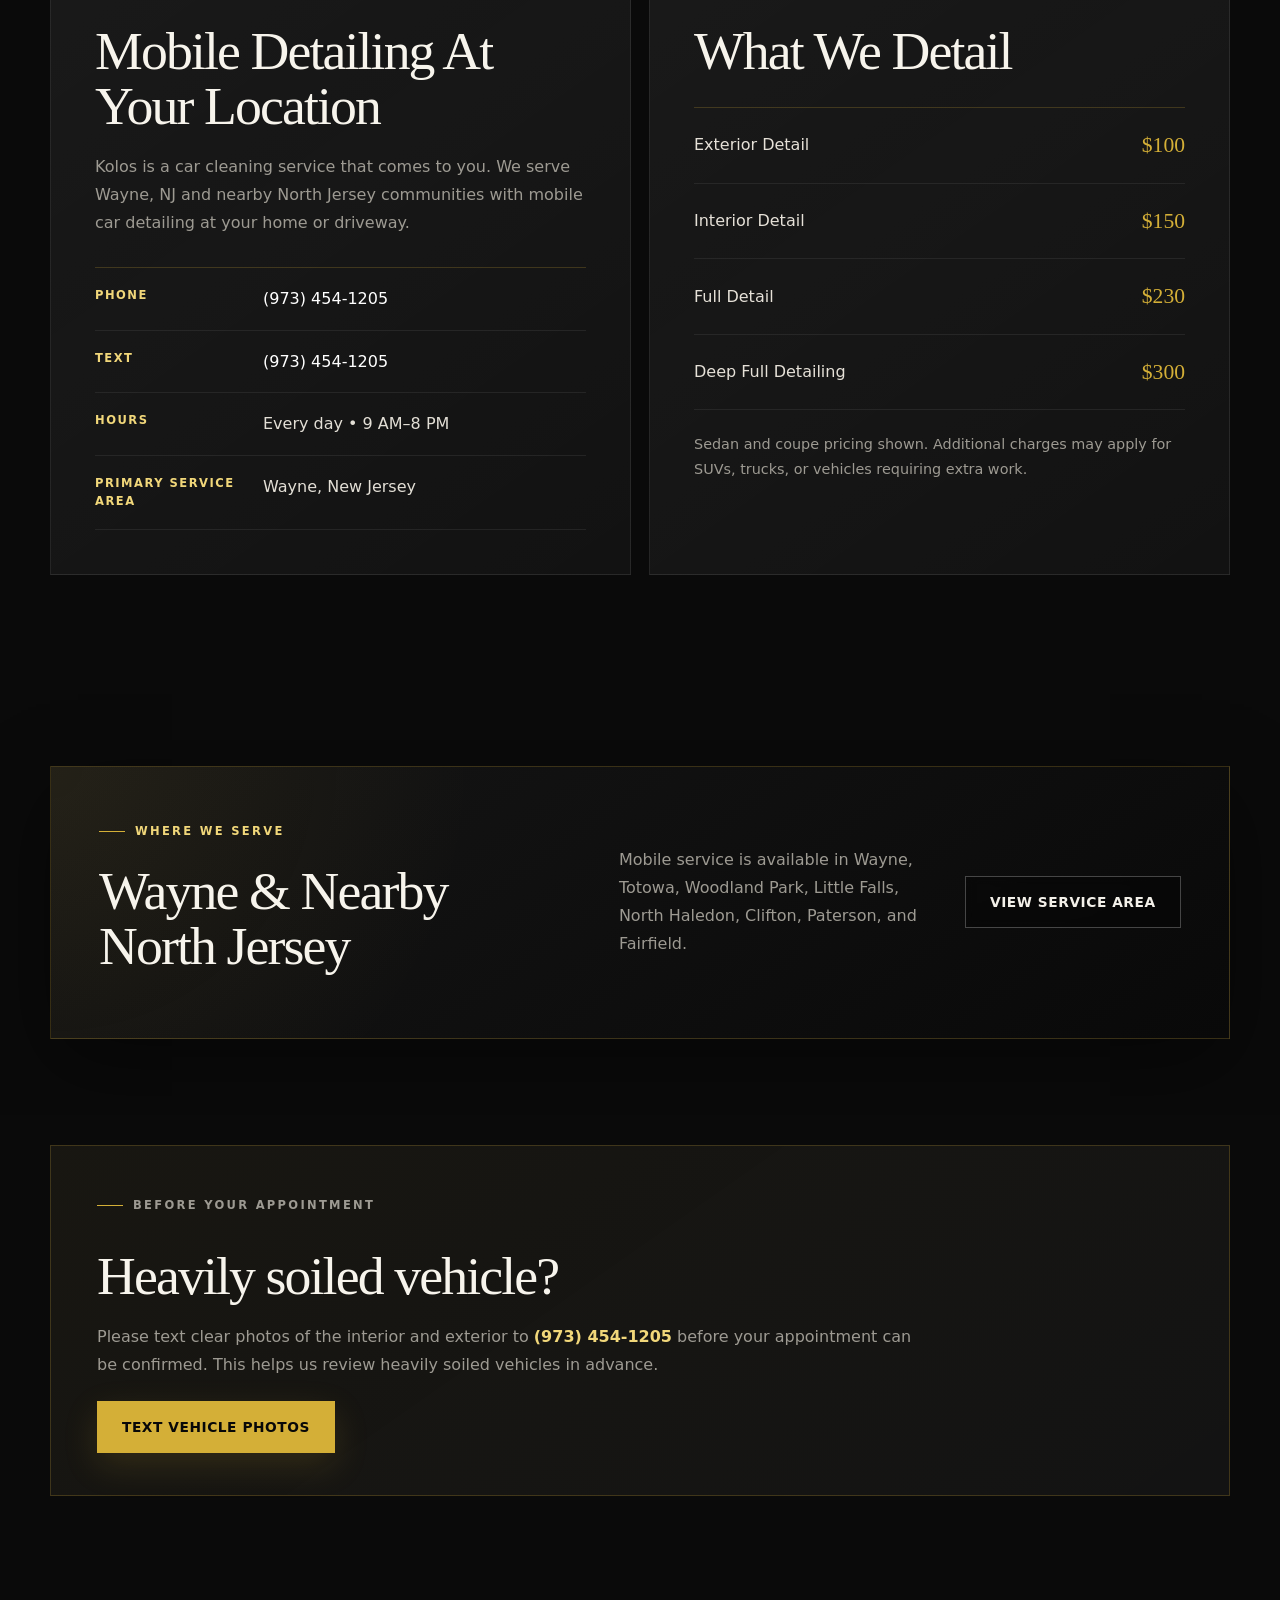
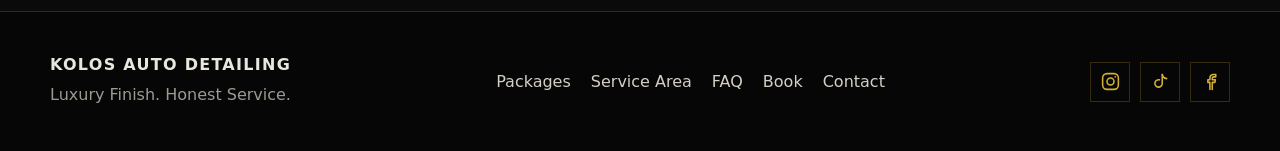
<file: contact.html>
<!doctype html>
<html lang="en">
<head>
  <meta charset="utf-8">
  <meta name="viewport" content="width=device-width,initial-scale=1">

  <!-- Meta Pixel Code -->
  <script>
  !function(f,b,e,v,n,t,s)
  {if(f.fbq)return;n=f.fbq=function(){n.callMethod?
  n.callMethod.apply(n,arguments):n.queue.push(arguments)};
  if(!f._fbq)f._fbq=n;n.push=n;n.loaded=!0;n.version='2.0';
  n.queue=[];t=b.createElement(e);t.async=!0;
  t.src=v;s=b.getElementsByTagName(e)[0];
  s.parentNode.insertBefore(t,s)}(window, document,'script',
  'https://connect.facebook.net/en_US/fbevents.js');
  fbq('init', '1034501659612035');
  fbq('track', 'PageView');
  </script>
  <noscript>
    <img height="1" width="1" style="display:none"
      src="https://www.facebook.com/tr?id=1034501659612035&ev=PageView&noscript=1"
      alt="">
  </noscript>
  <!-- End Meta Pixel Code -->

  <!-- Google tag -->
  <script async src="https://www.googletagmanager.com/gtag/js?id=G-9JKR7N1KVF"></script>
  <script>
    window.dataLayer = window.dataLayer || [];
    function gtag(){dataLayer.push(arguments);}
    gtag('js', new Date());
    gtag('config', 'G-9JKR7N1KVF');
  </script>

  <meta name="description" content="Contact Kolos Auto Detailing for mobile car detailing in Wayne, NJ. Call, text, or book online for interior, exterior, full, and deep car detailing at your location.">
  <meta name="robots" content="index, follow, max-image-preview:large, max-snippet:-1, max-video-preview:-1">
  <meta name="author" content="Kolos Auto Detailing">

  <title>Contact Kolos Auto Detailing | Mobile Car Detailing in Wayne, NJ</title>

  <link rel="canonical" href="https://kolosautodetailing.com/contact.html">

  <meta property="og:type" content="website">
  <meta property="og:site_name" content="Kolos Auto Detailing">
  <meta property="og:title" content="Contact Kolos Auto Detailing | Mobile Car Detailing in Wayne, NJ">
  <meta property="og:description" content="Call, text, or book Kolos Auto Detailing for mobile car detailing in Wayne, NJ and nearby North Jersey communities.">
  <meta property="og:url" content="https://kolosautodetailing.com/contact.html">
  <meta property="og:image" content="https://kolosautodetailing.com/assets/gallery-clean.jpg">
  <meta property="og:image:alt" content="Clean black sedan after professional car detailing">
  <meta property="og:locale" content="en_US">

  <meta name="twitter:card" content="summary_large_image">
  <meta name="twitter:title" content="Contact Kolos Auto Detailing | Mobile Car Detailing in Wayne, NJ">
  <meta name="twitter:description" content="Contact Kolos Auto Detailing for mobile interior, exterior, full, and deep detailing at your home or driveway.">
  <meta name="twitter:image" content="https://kolosautodetailing.com/assets/gallery-clean.jpg">
  <meta name="twitter:image:alt" content="Clean black sedan after professional car detailing">

  <link rel="icon" href="assets/favicon.svg">
  <link rel="apple-touch-icon" href="assets/apple-touch-icon.png">
  <link rel="stylesheet" href="style.css">

  <!-- Contact Page SEO Schema -->
  <script type="application/ld+json">
  {
    "@context": "https://schema.org",
    "@type": "ContactPage",
    "@id": "https://kolosautodetailing.com/contact.html#contact",
    "url": "https://kolosautodetailing.com/contact.html",
    "name": "Contact Kolos Auto Detailing",
    "description": "Contact page for Kolos Auto Detailing, a mobile car detailing service in Wayne, New Jersey.",
    "inLanguage": "en-US",
    "mainEntity": {
      "@id": "https://kolosautodetailing.com/#business"
    }
  }
  </script>

  <!-- Local Business SEO Schema -->
  <script type="application/ld+json">
  {
    "@context": "https://schema.org",
    "@type": "LocalBusiness",
    "@id": "https://kolosautodetailing.com/#business",
    "name": "Kolos Auto Detailing",
    "url": "https://kolosautodetailing.com/",
    "telephone": "+1-973-454-1205",
    "image": "https://kolosautodetailing.com/assets/gallery-clean.jpg",
    "description": "Mobile car detailing in Wayne, New Jersey and nearby North Jersey communities.",
    "areaServed": [
      {"@type":"City","name":"Wayne, New Jersey"},
      {"@type":"City","name":"Totowa, New Jersey"},
      {"@type":"City","name":"Woodland Park, New Jersey"},
      {"@type":"City","name":"Little Falls, New Jersey"},
      {"@type":"City","name":"North Haledon, New Jersey"},
      {"@type":"City","name":"Clifton, New Jersey"},
      {"@type":"City","name":"Paterson, New Jersey"},
      {"@type":"City","name":"Fairfield, New Jersey"}
    ],
    "sameAs": [
      "https://www.instagram.com/kolos_auto_detailing/",
      "https://www.tiktok.com/@kolosautodetailing",
      "https://www.facebook.com/profile.php?id=61592370473611"
    ],
    "openingHoursSpecification": {
      "@type": "OpeningHoursSpecification",
      "dayOfWeek": ["Monday","Tuesday","Wednesday","Thursday","Friday","Saturday","Sunday"],
      "opens": "09:00",
      "closes": "20:00"
    }
  }
  </script>
</head>

<body class="contact-page">

<header class="topbar">
  <a class="brand" href="/" aria-label="Kolos Auto Detailing home">
    Kolos <span>Auto Detailing</span>
  </a>

  <nav aria-label="Primary navigation">
    <a href="/#packages">Packages</a>
    <a href="/#results">Before &amp; After</a>
    <a href="/#reviews">Reviews</a>
    <a href="/#faq">FAQ</a>
    <a href="/contact.html" aria-current="page">Contact</a>
    <a class="nav-cta" href="/#booking">Book</a>
    
  </nav>
</header>

<main>

  <section class="contact-hero">
    <div class="contact-hero-overlay"></div>

    <div class="wrap contact-hero-inner reveal">
      <p class="eyebrow">Contact • Wayne, New Jersey</p>

      <h1>
        Contact Kolos.<br>
        <em>We Come To You.</em>
      </h1>

      <p class="contact-hero-copy">
        Need mobile car detailing at home? Call, text, or book online.
        Kolos Auto Detailing brings professional interior, exterior, full,
        and deep detailing directly to your driveway.
      </p>

      <div class="actions contact-actions">
        <a class="btn primary" href="tel:+19734541205">Call (973) 454-1205</a>
        <a class="btn ghost" href="sms:+19734541205">Text Us</a>
        <a class="btn ghost" href="https://calendar.app.google/9u6gRaozdZaFAMJs7" target="_blank" rel="noopener noreferrer">Book Online</a>
      </div>
    </div>
  </section>

  <section class="section contact-options-section">
    <div class="wrap">

      <div class="section-head reveal">
        <p class="eyebrow">Get in touch</p>
        <h2>Choose how to reach us</h2>
        <p>
          For the fastest response, call or text. You can also use our live
          booking page to choose an available date and time.
        </p>
      </div>

      <div class="contact-option-grid">
        <a class="contact-option-card reveal" href="tel:+19734541205">
          <span class="contact-option-number">01</span>
          <span class="contact-option-label">Call</span>
          <h3>(973) 454-1205</h3>
          <p>Call Kolos Auto Detailing for questions, availability, and service details.</p>
          <span class="contact-option-link">Call now →</span>
        </a>

        <a class="contact-option-card reveal" href="sms:+19734541205">
          <span class="contact-option-number">02</span>
          <span class="contact-option-label">Text</span>
          <h3>Send a Text</h3>
          <p>Text us when you need a quick answer or need to send vehicle photos.</p>
          <span class="contact-option-link">Text us →</span>
        </a>

        <a class="contact-option-card reveal" href="https://calendar.app.google/9u6gRaozdZaFAMJs7" target="_blank" rel="noopener noreferrer">
          <span class="contact-option-number">03</span>
          <span class="contact-option-label">Book</span>
          <h3>Book Online</h3>
          <p>View live availability and choose a date and time through Google Calendar.</p>
          <span class="contact-option-link">Check availability →</span>
        </a>
      </div>

    </div>
  </section>

  <section class="section contact-details-section">
    <div class="wrap contact-details-grid">

      <div class="contact-details-panel reveal">
        <p class="eyebrow">Service information</p>
        <h2>Mobile Detailing At Your Location</h2>
        <p>
          Kolos is a car cleaning service that comes to you. We serve Wayne,
          NJ and nearby North Jersey communities with mobile car detailing
          at your home or driveway.
        </p>

        <dl class="contact-detail-list">
          <div>
            <dt>Phone</dt>
            <dd><a href="tel:+19734541205">(973) 454-1205</a></dd>
          </div>
          <div>
            <dt>Text</dt>
            <dd><a href="sms:+19734541205">(973) 454-1205</a></dd>
          </div>
          <div>
            <dt>Hours</dt>
            <dd>Every day • 9 AM–8 PM</dd>
          </div>
          <div>
            <dt>Primary service area</dt>
            <dd>Wayne, New Jersey</dd>
          </div>
        </dl>
      </div>

      <div class="contact-service-panel reveal">
        <p class="eyebrow">Services</p>
        <h2>What We Detail</h2>

        <div class="contact-service-list">
          <a href="/#packages" class="contact-service-row">
            <span>Exterior Detail</span>
            <strong>$100</strong>
          </a>
          <a href="/#packages" class="contact-service-row">
            <span>Interior Detail</span>
            <strong>$150</strong>
          </a>
          <a href="/#packages" class="contact-service-row">
            <span>Full Detail</span>
            <strong>$230</strong>
          </a>
          <a href="/#packages" class="contact-service-row">
            <span>Deep Full Detailing</span>
            <strong>$300</strong>
          </a>
        </div>

        <p class="contact-service-note">
          Sedan and coupe pricing shown. Additional charges may apply for SUVs,
          trucks, or vehicles requiring extra work.
        </p>
      </div>

    </div>
  </section>

  <section class="section contact-area-section">
    <div class="wrap contact-area-card reveal">
      <div>
        <p class="eyebrow">Where we serve</p>
        <h2>Wayne &amp; Nearby North Jersey</h2>
      </div>

      <div class="contact-area-copy">
        <p>
          Mobile service is available in Wayne, Totowa, Woodland Park,
          Little Falls, North Haledon, Clifton, Paterson, and Fairfield.
        </p>
        <a class="btn ghost" href="/#service-area">View Service Area</a>
      </div>
    </div>
  </section>

  <section class="section contact-note-section">
    <div class="wrap contact-note-card reveal">
      <p class="eyebrow">Before your appointment</p>
      <h2>Heavily soiled vehicle?</h2>
      <p>
        Please text clear photos of the interior and exterior to
        <a class="text-link" href="sms:+19734541205">(973) 454-1205</a>
        before your appointment can be confirmed. This helps us review heavily
        soiled vehicles in advance.
      </p>
      <a class="btn primary" href="sms:+19734541205">Text Vehicle Photos</a>
    </div>
  </section>

</main>

<footer>
  <div class="wrap footer-inner">
    <div>
      <strong>Kolos Auto Detailing</strong>
      <p>Luxury Finish. Honest Service.</p>
    </div>

    <nav class="footer-links" aria-label="Footer navigation">
      <a href="/#packages">Packages</a>
      <a href="/#service-area">Service Area</a>
      <a href="/#faq">FAQ</a>
      <a href="/#booking">Book</a>
      <a href="/contact.html" aria-current="page">Contact</a>
    </nav>

    <nav class="socials" aria-label="Social media">
      <a href="https://www.instagram.com/kolos_auto_detailing/" target="_blank" rel="noopener noreferrer" aria-label="Kolos Auto Detailing on Instagram">
        <svg viewBox="0 0 24 24" aria-hidden="true"><rect x="3" y="3" width="18" height="18" rx="5"></rect><circle cx="12" cy="12" r="4"></circle><circle class="social-dot" cx="17.4" cy="6.6" r="1"></circle></svg>
      </a>
      <a href="https://www.tiktok.com/@kolosautodetailing" target="_blank" rel="noopener noreferrer" aria-label="Kolos Auto Detailing on TikTok">
        <svg viewBox="0 0 24 24" aria-hidden="true"><path d="M14 4v10.2a4.2 4.2 0 1 1-3.3-4.1"></path><path d="M14 4c.6 2.7 2.3 4.3 5 4.7"></path></svg>
      </a>
      <a href="https://www.facebook.com/profile.php?id=61592370473611" target="_blank" rel="noopener noreferrer" aria-label="Kolos Auto Detailing on Facebook">
        <svg viewBox="0 0 24 24" aria-hidden="true"><path d="M14 21v-8h3l.5-3H14V8.4c0-1 .4-1.7 1.8-1.7H18V4.1c-.7-.1-1.6-.2-2.5-.2-2.5 0-4.2 1.5-4.2 4.3V10H9v3h2.3v8"></path></svg>
      </a>
    </nav>
  </div>
</footer>

<script src="script.js"></script>
</body>
</html>
</file>
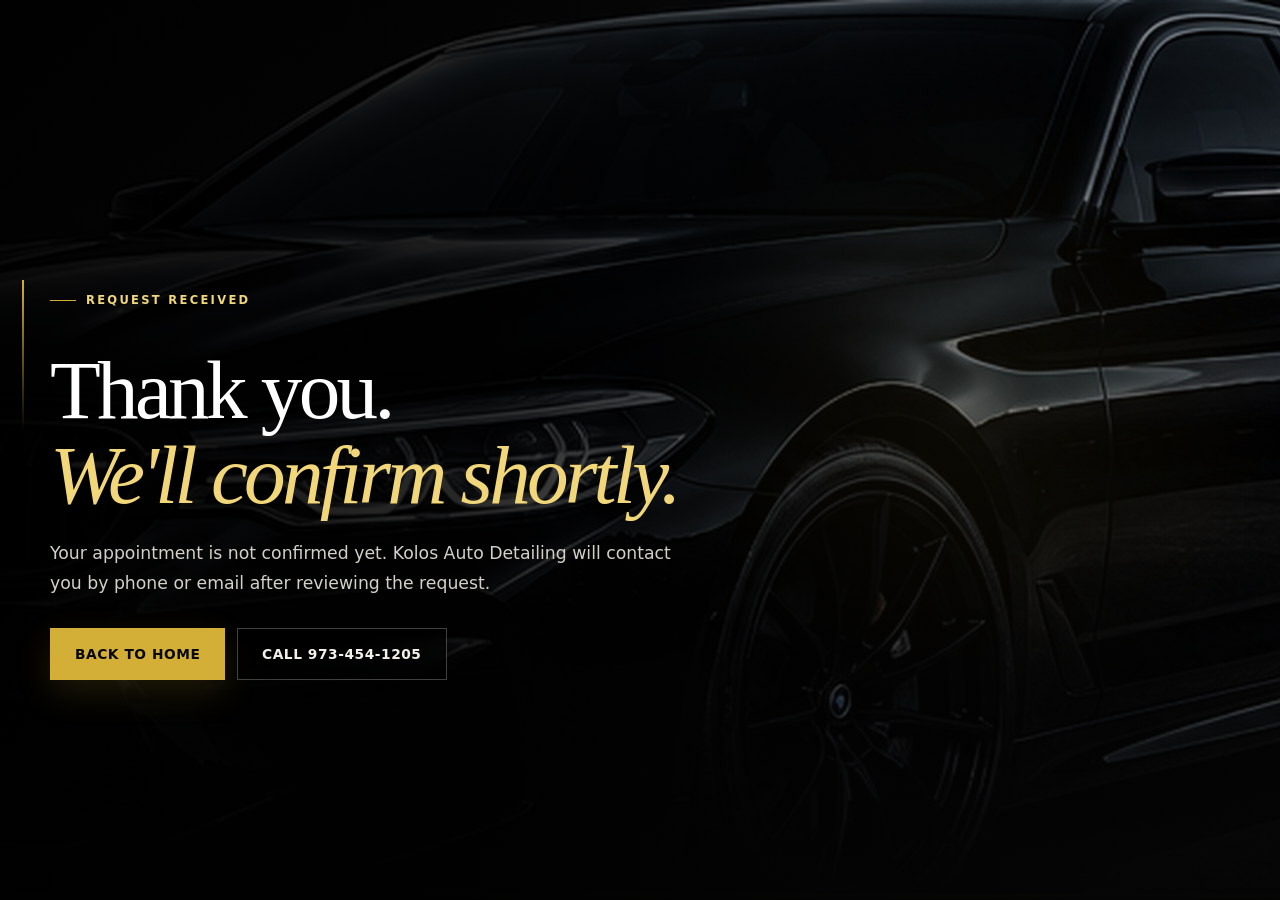
<file: success.html>
<!doctype html><html lang="en"><head><meta charset="utf-8"><meta name="viewport" content="width=device-width,initial-scale=1"><title>Request Received | Kolos Auto Detailing</title><link rel="stylesheet" href="style.css"></head><body><main class="hero" style="min-height:100vh"><div class="hero-overlay"></div><div class="hero-content"><p class="eyebrow">Request received</p><h1>Thank you.<br><em>We'll confirm shortly.</em></h1><p class="hero-copy">Your appointment is not confirmed yet. Kolos Auto Detailing will contact you by phone or email after reviewing the request.</p><div class="actions"><a class="btn primary" href="/">Back to Home</a><a class="btn ghost" href="tel:+19734541205">Call 973-454-1205</a></div></div></main></body></html>
</file>
<file: style.css>
:root{
  --bg:#070707;
  --bg-soft:#0c0c0c;
  --panel:#111111;
  --panel-2:#171717;
  --gold:#d4af37;
  --gold-light:#f1d77a;
  --white:#f7f5ef;
  --text:#e9e6de;
  --muted:#9d9a92;
  --line:rgba(212,175,55,.22);
  --line-soft:rgba(255,255,255,.08);
  --max:1180px;
  --radius:4px;
  --shadow:0 25px 80px rgba(0,0,0,.45);
}

*{
  box-sizing:border-box;
}

html{
  scroll-behavior:smooth;
  scroll-padding-top:90px;
}

body{
  margin:0;
  background:var(--bg);
  color:var(--text);
  font-family:Inter,ui-sans-serif,system-ui,-apple-system,BlinkMacSystemFont,"Segoe UI",sans-serif;
  line-height:1.6;
  overflow-x:hidden;
}

body::selection{
  background:var(--gold);
  color:#050505;
}

img{
  max-width:100%;
}

a{
  color:inherit;
  text-decoration:none;
}

button,
a{
  -webkit-tap-highlight-color:transparent;
}

.wrap{
  width:min(var(--max),calc(100% - 40px));
  margin-inline:auto;
}

/* =========================
   TOP NAVIGATION
========================= */

.topbar{
  height:78px;
  position:fixed;
  z-index:100;
  top:0;
  left:0;
  right:0;
  display:flex;
  align-items:center;
  justify-content:space-between;
  padding:0 max(22px,calc((100vw - var(--max))/2));
  background:rgba(5,5,5,.72);
  backdrop-filter:blur(18px);
  -webkit-backdrop-filter:blur(18px);
  border-bottom:1px solid rgba(255,255,255,.07);
}

.brand{
  position:relative;
  font-weight:900;
  font-size:.94rem;
  letter-spacing:.16em;
  text-transform:uppercase;
  white-space:nowrap;
}

.brand::after{
  content:"";
  display:block;
  width:28px;
  height:2px;
  margin-top:3px;
  background:var(--gold);
  transition:.3s ease;
}

.brand:hover::after{
  width:52px;
}

.brand span{
  font-weight:500;
  color:var(--gold);
  font-size:.72em;
  letter-spacing:.1em;
}

.topbar nav{
  display:flex;
  align-items:center;
  gap:26px;
  font-size:.84rem;
  font-weight:600;
  text-transform:uppercase;
  letter-spacing:.07em;
}

.topbar nav a{
  position:relative;
  color:#d8d5cd;
  transition:.25s ease;
}

.topbar nav a:not(.nav-cta)::after{
  content:"";
  position:absolute;
  left:0;
  bottom:-8px;
  width:0;
  height:1px;
  background:var(--gold);
  transition:.25s ease;
}

.topbar nav a:hover{
  color:#fff;
}

.topbar nav a:not(.nav-cta):hover::after{
  width:100%;
}

.nav-cta{
  border:1px solid var(--gold);
  padding:10px 19px;
  color:var(--gold)!important;
  transition:.25s ease;
}

.nav-cta:hover{
  background:var(--gold);
  color:#080808!important;
}

/* =========================
   HERO
========================= */

.hero{
  min-height:780px;
  height:94vh;
  display:grid;
  place-items:center;
  position:relative;
  isolation:isolate;
  background:
    url("assets/gallery-clean.jpg")
    center center / cover no-repeat;
}

.hero::before{
  content:"";
  position:absolute;
  inset:0;
  z-index:-1;
  background:
    radial-gradient(
      circle at 75% 45%,
      rgba(212,175,55,.10),
      transparent 30%
    );
}

.hero-overlay{
  position:absolute;
  inset:0;
  z-index:-1;
  background:
    linear-gradient(
      90deg,
      rgba(0,0,0,.94) 0%,
      rgba(0,0,0,.82) 38%,
      rgba(0,0,0,.43) 70%,
      rgba(0,0,0,.28) 100%
    ),
    linear-gradient(
      0deg,
      #070707 0%,
      rgba(7,7,7,.05) 42%,
      rgba(7,7,7,.12) 100%
    );
}

.hero-content{
  position:relative;
  width:min(var(--max),calc(100% - 40px));
  padding-top:60px;
}

.hero-content::before{
  content:"";
  position:absolute;
  left:-28px;
  top:60px;
  width:2px;
  height:150px;
  background:linear-gradient(
    to bottom,
    var(--gold),
    transparent
  );
}

.eyebrow{
  display:inline-flex;
  align-items:center;
  gap:10px;
  color:var(--gold-light);
  font-size:.72rem;
  font-weight:800;
  text-transform:uppercase;
  letter-spacing:.2em;
}

.eyebrow::before{
  content:"";
  width:26px;
  height:1px;
  background:var(--gold);
}

.hero h1,
.section h2{
  font-family:Georgia,"Times New Roman",serif;
  line-height:1.02;
  font-weight:400;
}

.hero h1{
  max-width:920px;
  margin:.32em 0 .22em;
  font-size:clamp(3.2rem,6.5vw,6.6rem);
  letter-spacing:-.045em;
  color:#fff;
}

.hero h1 em{
  color:var(--gold-light);
  font-weight:400;
  font-style:italic;
}

.hero-copy{
  max-width:650px;
  margin:20px 0 0;
  color:#d3d0c8;
  font-size:1.08rem;
  line-height:1.75;
}

.hero-seo-text{
  max-width:720px;
  margin:20px 0 0;
  color:#d3d0c7;
  font-size:1rem;
  line-height:1.6;
}

.actions{
  display:flex;
  gap:12px;
  flex-wrap:wrap;
  margin-top:30px;
}

/* =========================
   BUTTONS
========================= */

.btn{
  position:relative;
  display:inline-flex;
  justify-content:center;
  align-items:center;
  min-height:52px;
  padding:0 24px;
  border:1px solid transparent;
  font-weight:800;
  font-size:.86rem;
  letter-spacing:.04em;
  text-transform:uppercase;
  cursor:pointer;
  overflow:hidden;
  transition:
    background .25s ease,
    color .25s ease,
    border-color .25s ease,
    transform .25s ease,
    box-shadow .25s ease;
}

.btn:hover{
  transform:translateY(-2px);
}

.primary{
  background:var(--gold);
  color:#080808;
  box-shadow:0 12px 35px rgba(212,175,55,.15);
}

.primary:hover{
  background:var(--gold-light);
  box-shadow:0 15px 45px rgba(212,175,55,.25);
}

.ghost{
  border-color:rgba(255,255,255,.25);
  background:rgba(0,0,0,.28);
  color:#f3f0e9;
  backdrop-filter:blur(5px);
}

.ghost:hover{
  border-color:var(--gold);
  color:var(--gold-light);
  background:rgba(212,175,55,.05);
}

.full{
  width:100%;
}

/* =========================
   SECTIONS
========================= */

.section{
  position:relative;
  padding:115px 0;
}

.section-head{
  max-width:730px;
  margin-bottom:48px;
}

.section h2{
  margin:.2em 0 .3em;
  font-size:clamp(2.6rem,5vw,4.7rem);
  letter-spacing:-.035em;
  color:#f7f4ec;
}

.section-head>p:not(.eyebrow){
  color:var(--muted);
  max-width:680px;
}

/* =========================
   PACKAGE SECTION
========================= */

#packages{
  background:
    radial-gradient(
      circle at 10% 20%,
      rgba(212,175,55,.045),
      transparent 30%
    ),
    var(--bg);
}

.package-grid{
  display:grid;
  grid-template-columns:repeat(4,1fr);
  gap:15px;
}

.card{
  position:relative;
  min-height:375px;
  display:flex;
  flex-direction:column;
  padding:31px 28px;
  background:
    linear-gradient(
      145deg,
      rgba(255,255,255,.045),
      rgba(255,255,255,.008)
    ),
    var(--panel);
  border:1px solid rgba(255,255,255,.08);
  transition:
    transform .35s ease,
    border-color .35s ease,
    box-shadow .35s ease,
    background .35s ease;
}

.card::before{
  content:"";
  position:absolute;
  top:0;
  left:0;
  width:0;
  height:2px;
  background:var(--gold);
  transition:.35s ease;
}

.card:hover{
  transform:translateY(-8px);
  border-color:rgba(212,175,55,.42);
  box-shadow:0 25px 60px rgba(0,0,0,.32);
}

.card:hover::before{
  width:100%;
}

.card .label{
  margin:0 0 10px;
  color:var(--gold);
  text-transform:uppercase;
  font-size:.72rem;
  letter-spacing:.15em;
  font-weight:800;
}

.card h3{
  margin:0 0 22px;
  font-family:Georgia,"Times New Roman",serif;
  font-size:3.35rem;
  font-weight:400;
  line-height:1;
  color:#fff;
}

.card ul{
  list-style:none;
  padding:0;
  margin:0 0 28px;
  color:#c5c1b9;
}

.card li{
  padding:10px 0;
  border-bottom:1px solid rgba(255,255,255,.06);
  font-size:.92rem;
}

.card li::before{
  content:"✓";
  color:var(--gold);
  margin-right:10px;
  font-weight:900;
}

.text-link{
  margin-top:auto;
  color:var(--gold-light);
  font-weight:800;
  transition:.25s ease;
}

.text-link:hover{
  color:#fff;
  transform:translateX(4px);
}

.featured{
  border-color:var(--gold);
  background:
    linear-gradient(
      145deg,
      rgba(212,175,55,.09),
      rgba(212,175,55,.015)
    ),
    #111;
  box-shadow:
    0 20px 65px rgba(0,0,0,.38),
    inset 0 0 0 1px rgba(212,175,55,.04);
}

.featured::before{
  width:100%;
}

.popular{
  position:absolute;
  right:16px;
  top:16px;
  padding:6px 9px;
  background:var(--gold);
  color:#090909;
  font-size:.61rem;
  font-weight:900;
  text-transform:uppercase;
  letter-spacing:.08em;
}

/* =========================
   PACKAGE SUBSECTION
========================= */

.subsection-head{
  margin:80px 0 25px;
}

.subsection-head h3,
.flyer-card h3{
  margin:.15em 0;
  font-family:Georgia,"Times New Roman",serif;
  font-size:clamp(2rem,4vw,3.4rem);
  font-weight:400;
}

/* =========================
   SERVICE AREA
========================= */

.service-area-section{
  padding:82px 0;
  background:#0a0a0a;
}

.service-area-card{
  position:relative;
  display:grid;
  grid-template-columns:.85fr 1.15fr;
  gap:64px;
  align-items:start;
  padding:50px;
  border:1px solid var(--line);
  background:
    radial-gradient(
      circle at 0 0,
      rgba(212,175,55,.08),
      transparent 35%
    ),
    linear-gradient(145deg,#151515,#090909);
  box-shadow:var(--shadow);
}

.service-area-card::before{
  content:"";
  position:absolute;
  top:0;
  left:0;
  width:70px;
  height:2px;
  background:var(--gold);
}

.service-area-card h2{
  margin:.2em 0;
  font-family:Georgia,"Times New Roman",serif;
  font-size:clamp(2.2rem,4vw,3.7rem);
  font-weight:400;
  line-height:1.05;
}

.service-area-copy{
  color:#c7c1b6;
}

.service-area-copy p:first-child{
  margin-top:4px;
}

.service-area-copy .text-link{
  white-space:nowrap;
}

/* =========================
   BEFORE / AFTER
========================= */

.results-section{
  background:
    linear-gradient(
      180deg,
      #0b0b0b,
      #101010
    );
  border-block:1px solid rgba(255,255,255,.06);
}

.result-block{
  display:grid;
  grid-template-columns:270px 1fr;
  gap:35px;
  padding:34px 0 58px;
  border-top:1px solid var(--line);
}

.result-copy span{
  display:block;
  font-family:Georgia,"Times New Roman",serif;
  color:var(--gold);
  font-size:3rem;
  line-height:1;
  margin-bottom:12px;
}

.result-copy h3{
  margin:0;
  font-family:Georgia,"Times New Roman",serif;
  font-size:2.15rem;
  font-weight:400;
}

.result-copy p{
  color:var(--muted);
}

.photo-pair{
  display:grid;
  grid-template-columns:1fr 1fr;
  gap:14px;
}

.result-photo{
  position:relative;
  min-height:360px;
  margin:0;
  overflow:hidden;
  border:1px solid rgba(212,175,55,.3);
  background:#111;
}

.result-photo::after{
  content:"";
  position:absolute;
  inset:0;
  background:linear-gradient(
    180deg,
    transparent 55%,
    rgba(0,0,0,.7)
  );
  pointer-events:none;
}

.result-photo img{
  width:100%;
  height:100%;
  min-height:360px;
  object-fit:cover;
  display:block;
  transition:transform .7s ease;
}

.result-photo:hover img{
  transform:scale(1.045);
}

.result-photo figcaption{
  position:absolute;
  z-index:2;
  left:0;
  right:0;
  bottom:0;
  display:flex;
  justify-content:space-between;
  align-items:center;
  padding:48px 18px 16px;
  background:linear-gradient(
    transparent,
    rgba(0,0,0,.88)
  );
}

.result-photo small{
  color:var(--gold);
  font-weight:900;
  letter-spacing:.16em;
}

.result-photo span{
  font-size:.72rem;
  color:#d0cbc2;
}

.photo-slot{
  display:none;
}

/* =========================
   BOOKING
========================= */

.booking-section{
  background:
    radial-gradient(
      circle at 50% 0,
      rgba(212,175,55,.12),
      transparent 42%
    ),
    linear-gradient(
      180deg,
      #080808,
      #101010
    );
}

.booking-wrap{
  max-width:980px;
}

.availability-card{
  position:relative;
  overflow:hidden;
  padding:clamp(32px,5vw,62px);
  text-align:center;
  background:
    radial-gradient(
      circle at 50% -20%,
      rgba(212,175,55,.12),
      transparent 45%
    ),
    linear-gradient(145deg,#181818,#090909);
  border:1px solid var(--gold);
  box-shadow:0 30px 90px rgba(0,0,0,.5);
}

.availability-card::before,
.availability-card::after{
  content:"";
  position:absolute;
  width:90px;
  height:90px;
  border:1px solid rgba(212,175,55,.18);
  transform:rotate(45deg);
}

.availability-card::before{
  left:-55px;
  top:-55px;
}

.availability-card::after{
  right:-55px;
  bottom:-55px;
}

.availability-card h2{
  position:relative;
  margin:.12em 0 .22em;
  font-family:Georgia,"Times New Roman",serif;
  font-size:clamp(2.8rem,6vw,5.2rem);
  font-weight:400;
  line-height:1;
}

.booking-intro{
  max-width:700px;
  margin:0 auto;
  color:var(--muted);
  font-size:1.06rem;
}

.availability-icon{
  width:64px;
  height:64px;
  display:grid;
  place-items:center;
  margin:0 auto 22px;
  color:#090909;
  background:var(--gold);
  border:1px solid var(--gold-light);
  font:900 1.25rem/1 Inter,sans-serif;
  box-shadow:0 15px 45px rgba(212,175,55,.18);
}

.availability-card>#calendar-booking-link{
  max-width:580px;
  margin:30px auto 0;
}

.quick-contact{
  display:grid;
  grid-template-columns:1fr 1fr;
  gap:12px;
  max-width:580px;
  margin:12px auto 0;
}

.quick-contact .btn{
  width:100%;
}

.vehicle-photo-note{
  max-width:720px;
  margin:36px auto 0;
  padding:25px;
  border:1px solid var(--line);
  background:rgba(212,175,55,.045);
  text-align:left;
}

.vehicle-photo-note h3{
  margin:0 0 7px;
  font-family:Georgia,"Times New Roman",serif;
  font-size:1.6rem;
  font-weight:400;
}

.vehicle-photo-note p{
  margin:0;
  color:#c8c2b6;
}

.vehicle-photo-note .photo-text-button{
  margin-top:18px;
}

.hours-mini{
  max-width:720px;
  margin:30px auto 0;
  padding-top:24px;
  border-top:1px solid rgba(255,255,255,.08);
  display:flex;
  justify-content:space-between;
  gap:16px;
  text-align:left;
}

.hours-mini span{
  color:var(--muted);
}

/* =========================
   REVIEWS
========================= */

.reviews-section{
  background:
    linear-gradient(
      180deg,
      #090909,
      #111
    );
}

.empty-review{
  position:relative;
  padding:18px 22px;
  margin-top:28px;
  border:1px solid rgba(212,175,55,.18);
  border-left:2px solid var(--gold);
  background:rgba(255,255,255,.025);
}

.empty-review strong{
  font-size:1.05rem;
}

.empty-review p{
  margin:5px 0 0;
  color:var(--muted);
}

/* =========================
   FAQ
========================= */

.faq-section{
  background:#0b0b0b;
  border-top:1px solid rgba(255,255,255,.06);
}

.faq-layout{
  display:grid;
  grid-template-columns:.75fr 1.25fr;
  gap:70px;
  align-items:start;
}

.faq-layout .section-head{
  position:sticky;
  top:110px;
}

.faq-list{
  border-top:1px solid var(--line);
}

.faq-list details{
  border-bottom:1px solid var(--line);
  padding:0 4px;
}

.faq-list summary{
  position:relative;
  cursor:pointer;
  list-style:none;
  padding:25px 38px 25px 0;
  font-weight:800;
  color:#eeeae2;
  transition:.2s ease;
}

.faq-list summary:hover{
  color:var(--gold-light);
}

.faq-list summary::-webkit-details-marker{
  display:none;
}

.faq-list summary::after{
  content:"+";
  position:absolute;
  right:4px;
  top:20px;
  color:var(--gold);
  font-size:1.5rem;
  font-weight:400;
}

.faq-list details[open] summary::after{
  content:"–";
}

.faq-list details p{
  color:var(--muted);
  margin:0;
  padding:0 38px 25px 0;
}

/* =========================
   FLYER
========================= */

.flyer-strip{
  padding:62px 0;
  background:#0a0a0a;
  border-top:1px solid rgba(255,255,255,.06);
}

.flyer-strip-inner{
  display:grid;
  grid-template-columns:110px 1fr auto;
  gap:28px;
  align-items:center;
  padding:22px;
  border:1px solid var(--line);
  background:
    linear-gradient(
      145deg,
      #151515,
      #090909
    );
}

.flyer-thumb{
  height:130px;
  overflow:hidden;
  border:1px solid rgba(255,255,255,.1);
}

.flyer-thumb img{
  width:100%;
  height:100%;
  object-fit:cover;
  display:block;
  transition:.5s ease;
}

.flyer-thumb:hover img{
  transform:scale(1.05);
}

.flyer-strip h2{
  margin:.1em 0;
  font-family:Georgia,"Times New Roman",serif;
  font-size:clamp(2rem,4vw,3.2rem);
  font-weight:400;
}

.flyer-strip p{
  color:var(--muted);
  margin:.2rem 0;
}

/* =========================
   FOOTER
========================= */

footer{
  border-top:1px solid var(--line);
  padding:40px 0;
  background:#060606;
}

.footer-inner{
  display:flex;
  justify-content:space-between;
  align-items:center;
  gap:28px;
}

.footer-inner strong{
  letter-spacing:.08em;
  text-transform:uppercase;
}

.footer-inner p{
  color:var(--muted);
  margin:.25rem 0;
}

.footer-links{
  display:flex;
  gap:20px;
  flex-wrap:wrap;
}

.footer-links a{
  color:#d5d0c6;
  transition:.2s ease;
}

.footer-links a:hover{
  color:var(--gold);
}

.socials{
  display:flex;
  align-items:center;
  gap:10px;
}

.socials a{
  width:40px;
  height:40px;
  display:grid;
  place-items:center;
  color:var(--gold);
  border:1px solid var(--line);
  transition:.25s ease;
}

.socials a:hover{
  color:var(--gold-light);
  border-color:var(--gold);
  transform:translateY(-3px);
  background:rgba(212,175,55,.05);
}

.socials svg{
  width:21px;
  height:21px;
  fill:none;
  stroke:currentColor;
  stroke-width:1.8;
  stroke-linecap:round;
  stroke-linejoin:round;
}

.socials .social-dot{
  fill:currentColor;
  stroke:none;
}

/* =========================
   REVEAL ANIMATION
========================= */

.reveal{
  opacity:0;
  transform:translateY(24px);
  transition:
    opacity .7s ease,
    transform .7s cubic-bezier(.2,.7,.2,1);
}

.reveal.visible{
  opacity:1;
  transform:none;
}

/* =========================
   HOVER / TRANSITIONS
========================= */

.card,
.btn,
.text-link,
.result-photo,
.flyer-thumb{
  will-change:transform;
}

/* =========================
   TABLET
========================= */

@media(max-width:1000px){

  .topbar nav{
    gap:16px;
  }

  .package-grid{
    grid-template-columns:repeat(2,1fr);
  }

  .result-block{
    grid-template-columns:1fr;
  }

  .result-copy{
    max-width:650px;
  }

  .service-area-card{
    grid-template-columns:1fr;
    gap:30px;
  }

  .faq-layout{
    grid-template-columns:1fr;
    gap:35px;
  }

  .faq-layout .section-head{
    position:static;
  }

  .flyer-strip-inner{
    grid-template-columns:90px 1fr;
  }

  .flyer-strip-inner>.btn{
    grid-column:1/-1;
  }

  .flyer-thumb{
    height:110px;
  }
}

/* =========================
   MOBILE
========================= */

@media(max-width:700px){

  .wrap,
  .hero-content{
    width:min(100% - 24px,var(--max));
  }

  .topbar{
    height:66px;
    padding:0 12px;
  }

  .brand{
    font-size:.78rem;
    letter-spacing:.12em;
  }

  .topbar nav{
    gap:8px;
  }

  .topbar nav a:not(.nav-cta){
    display:none;
  }

  .nav-cta{
    padding:9px 14px;
    font-size:.72rem;
  }

  .hero{
    height:auto;
    min-height:760px;
    background-position:center;
  }

  .hero-overlay{
    background:
      linear-gradient(
        180deg,
        rgba(0,0,0,.7) 0%,
        rgba(0,0,0,.82) 55%,
        #070707 100%
      );
  }

  .hero-content{
    padding-top:90px;
    padding-bottom:60px;
  }

  .hero-content::before{
    display:none;
  }

  .eyebrow{
    font-size:.64rem;
    letter-spacing:.15em;
  }

  .hero h1{
    margin-top:14px;
    font-size:clamp(2.9rem,13vw,4rem);
    line-height:.98;
    letter-spacing:-.045em;
  }

  .hero-copy{
    font-size:.96rem;
    line-height:1.65;
  }

  .actions{
    margin-top:25px;
  }

  .actions .btn{
    width:100%;
  }

  .section{
    padding:72px 0;
  }

  .section-head{
    margin-bottom:34px;
  }

  .section h2{
    font-size:2.65rem;
  }

  .package-grid,
  .correction-cards,
  .photo-pair{
    grid-template-columns:1fr;
  }

  .card{
    min-height:330px;
    padding:27px 24px;
  }

  .card h3{
    font-size:3rem;
  }

  .correction-cards .card h3{
    font-size:3rem;
  }

  .subsection-head{
    margin-top:65px;
  }

  .service-area-section{
    padding:55px 0;
  }

  .service-area-card{
    padding:27px 21px;
  }

  .service-area-card h2{
    font-size:2.45rem;
  }

  .result-block{
    padding:28px 0 45px;
  }

  .result-copy span{
    font-size:2.5rem;
  }

  .result-copy h3{
    font-size:1.9rem;
  }

  .result-photo,
  .result-photo img{
    min-height:270px;
  }

  .availability-card{
    padding:28px 18px;
  }

  .availability-card h2{
    font-size:2.9rem;
  }

  .quick-contact{
    grid-template-columns:1fr;
  }

  .vehicle-photo-note{
    padding:19px;
  }

  .photo-text-button{
    width:100%;
  }

  .hours-mini{
    flex-direction:column;
    gap:2px;
  }

  .flyer-strip{
    padding:50px 0;
  }

  .flyer-strip-inner{
    grid-template-columns:1fr;
    padding:18px;
  }

  .flyer-thumb{
    height:220px;
  }

  .flyer-strip-inner>.btn{
    grid-column:auto;
    width:100%;
  }

  .footer-inner{
    align-items:flex-start;
    flex-direction:column;
    gap:28px;
  }

  .footer-links{
    width:100%;
    gap:12px 18px;
  }

  .socials{
    flex-wrap:wrap;
  }
}

/* =========================
   SMALL PHONES
========================= */

@media(max-width:420px){

  .hero{
    min-height:730px;
  }

  .hero h1{
    font-size:2.8rem;
  }

  .hero-copy{
    font-size:.91rem;
  }

  .section h2{
    font-size:2.35rem;
  }

  .card h3{
    font-size:2.75rem;
  }

  .service-area-card h2{
    font-size:2.2rem;
  }

  .availability-card h2{
    font-size:2.55rem;
  }

  .btn{
    min-height:50px;
    padding:0 18px;
    font-size:.78rem;
  }
}


/* =========================
   NATURAL SEO SERVICES
========================= */

.subsection-copy{
  max-width:720px;
  margin:14px 0 0;
  color:var(--muted);
  line-height:1.7;
}

.seo-services-section{
  background:
    radial-gradient(
      circle at 85% 20%,
      rgba(212,175,55,.055),
      transparent 30%
    ),
    #090909;
  border-top:1px solid rgba(255,255,255,.06);
}

.seo-service-grid{
  display:grid;
  grid-template-columns:repeat(3,1fr);
  gap:16px;
  margin-top:10px;
}

.seo-service-card{
  position:relative;
  min-height:285px;
  padding:32px 28px;
  background:
    linear-gradient(
      145deg,
      rgba(255,255,255,.04),
      rgba(255,255,255,.008)
    ),
    var(--panel);
  border:1px solid rgba(255,255,255,.08);
  transition:
    transform .3s ease,
    border-color .3s ease,
    box-shadow .3s ease;
}

.seo-service-card::before{
  content:"";
  position:absolute;
  left:0;
  top:0;
  width:0;
  height:2px;
  background:var(--gold);
  transition:.3s ease;
}

.seo-service-card:hover{
  transform:translateY(-6px);
  border-color:rgba(212,175,55,.4);
  box-shadow:0 20px 50px rgba(0,0,0,.3);
}

.seo-service-card:hover::before{
  width:100%;
}

.seo-service-number{
  display:block;
  margin-bottom:28px;
  color:var(--gold);
  font-family:Georgia,"Times New Roman",serif;
  font-size:1.8rem;
  line-height:1;
}

.seo-service-card h3{
  margin:0 0 14px;
  font-family:Georgia,"Times New Roman",serif;
  font-size:2rem;
  font-weight:400;
  line-height:1.08;
  color:#fff;
}

.seo-service-card p{
  margin:0;
  color:var(--muted);
  line-height:1.72;
}

.seo-location-line{
  margin-top:22px;
  padding:18px 22px;
  border-left:2px solid var(--gold);
  background:rgba(212,175,55,.035);
  color:#bdb8ae;
  line-height:1.65;
}

.seo-location-line strong{
  color:var(--gold-light);
  margin-right:6px;
}


/* =========================
   REDUCED MOTION
========================= */

@media(prefers-reduced-motion:reduce){

  html{
    scroll-behavior:auto;
  }

  *,
  *::before,
  *::after{
    animation-duration:.01ms!important;
    animation-iteration-count:1!important;
    transition-duration:.01ms!important;
  }

  .reveal{
    opacity:1;
    transform:none;
  }
}


.section-dots{
  position:fixed;
  z-index:90;
  right:30px;
  top:50%;
  transform:translateY(-50%);
  display:flex;
  flex-direction:column;
  align-items:flex-end;
  gap:12px;
}

.section-dots a{
  position:relative;
  display:block;
  width:18px;
  height:2px;
  background:rgba(255,255,255,.32);
  opacity:.65;
  transition:
    width .35s ease,
    background .35s ease,
    opacity .35s ease;
}

.section-dots a:hover{
  width:30px;
  opacity:1;
  background:#fff;
}


.section-dots a.active{
  width:42px;
  background:var(--gold);
  opacity:1;
}


.section-dots a.active::before{
  content:attr(aria-label);
  position:absolute;
  right:52px;
  top:50%;
  transform:translateY(-50%);
  white-space:nowrap;

  color:#fff;
  font-size:.68rem;
  font-weight:800;
  letter-spacing:.16em;
  text-transform:uppercase;

  animation:sectionNameIn .35s ease forwards;
}

@keyframes sectionNameIn{
  from{
    opacity:0;
    transform:translate(8px,-50%);
  }
  to{
    opacity:1;
    transform:translate(0,-50%);
  }
}


.section-dots::before{
  content:"";
  position:absolute;
  right:-9px;
  top:-25px;
  bottom:-25px;
  width:1px;
  background:rgba(255,255,255,.08);
  pointer-events:none;
}

@media(max-width:900px){

  .seo-service-grid{
    grid-template-columns:1fr;
  }

  .seo-service-card{
    min-height:auto;
  }


  .section-dots{
    right:18px;
  }

  .section-dots a{
    width:14px;
  }

  .section-dots a.active{
    width:36px;
  }

  .section-dots a.active::before{
    right:46px;
    font-size:.6rem;
  }

  .section-dots::before{
    display:none;
  }
}

@media(max-width:580px){

  .seo-service-card{
    padding:28px 22px;
  }

  .seo-service-card h3{
    font-size:1.75rem;
  }


  .section-dots{
    right:12px;
  }

  .section-dots a{
    width:12px;
  }

  .section-dots a.active{
    width:30px;
  }

  .section-dots a.active::before{
    right:40px;
    font-size:.55rem;
  }
}


/* =========================================================
   CONTACT PAGE
   Add this block to the END of style.css
========================================================= */

.contact-page{
  background:#070707;
}

.contact-hero{
  position:relative;
  min-height:620px;
  display:grid;
  place-items:center;
  overflow:hidden;
  isolation:isolate;
  background:
    url("assets/gallery-clean.jpg") center center / cover no-repeat;
}

.contact-hero::before{
  content:"";
  position:absolute;
  inset:0;
  z-index:-2;
  background:
    radial-gradient(circle at 78% 35%, rgba(212,175,55,.12), transparent 30%),
    rgba(0,0,0,.35);
}

.contact-hero-overlay{
  position:absolute;
  inset:0;
  z-index:-1;
  background:
    linear-gradient(90deg, rgba(0,0,0,.94) 0%, rgba(0,0,0,.84) 42%, rgba(0,0,0,.48) 75%, rgba(0,0,0,.34) 100%),
    linear-gradient(0deg, #070707 0%, rgba(7,7,7,.08) 55%, rgba(7,7,7,.26) 100%);
}

.contact-hero-inner{
  position:relative;
  padding:145px 0 85px;
}

.contact-hero-inner::before{
  content:"";
  position:absolute;
  left:-28px;
  top:165px;
  width:2px;
  height:150px;
  background:linear-gradient(to bottom, var(--gold), transparent);
}

.contact-hero h1{
  max-width:920px;
  margin:.32em 0 .22em;
  font-family:Georgia,"Times New Roman",serif;
  font-size:clamp(3.4rem,6.2vw,6.4rem);
  line-height:.98;
  letter-spacing:-.045em;
  font-weight:400;
  color:#fff;
}

.contact-hero h1 em{
  color:var(--gold-light);
  font-style:italic;
}

.contact-hero-copy{
  max-width:760px;
  margin:20px 0 0;
  color:#d3d0c8;
  font-size:1.08rem;
  line-height:1.75;
}

.contact-actions{
  margin-top:30px;
}

.contact-options-section{
  background:
    radial-gradient(circle at 10% 15%, rgba(212,175,55,.05), transparent 30%),
    #080808;
}

.contact-option-grid{
  display:grid;
  grid-template-columns:repeat(3,1fr);
  gap:16px;
}

.contact-option-card{
  position:relative;
  display:flex;
  flex-direction:column;
  min-height:320px;
  padding:32px 28px;
  background:
    linear-gradient(145deg, rgba(255,255,255,.04), rgba(255,255,255,.008)),
    #111;
  border:1px solid rgba(255,255,255,.08);
  transition:transform .3s ease, border-color .3s ease, box-shadow .3s ease;
}

.contact-option-card::before{
  content:"";
  position:absolute;
  top:0;
  left:0;
  width:54px;
  height:2px;
  background:var(--gold);
  transition:width .3s ease;
}

.contact-option-card:hover{
  transform:translateY(-7px);
  border-color:rgba(212,175,55,.42);
  box-shadow:0 24px 60px rgba(0,0,0,.3);
}

.contact-option-card:hover::before{
  width:100%;
}

.contact-option-number{
  color:var(--gold);
  font-family:Georgia,"Times New Roman",serif;
  font-size:1.8rem;
  margin-bottom:24px;
}

.contact-option-label{
  color:var(--gold-light);
  text-transform:uppercase;
  font-weight:800;
  font-size:.7rem;
  letter-spacing:.16em;
}

.contact-option-card h3{
  margin:8px 0 12px;
  color:#fff;
  font-family:Georgia,"Times New Roman",serif;
  font-size:clamp(2rem,3vw,2.65rem);
  line-height:1.08;
  font-weight:400;
}

.contact-option-card p{
  margin:0;
  color:var(--muted);
  line-height:1.7;
}

.contact-option-link{
  margin-top:auto;
  padding-top:26px;
  color:var(--gold-light);
  font-weight:800;
}

.contact-details-section{
  background:#0a0a0a;
  border-top:1px solid rgba(255,255,255,.06);
}

.contact-details-grid{
  display:grid;
  grid-template-columns:1fr 1fr;
  gap:18px;
}

.contact-details-panel,
.contact-service-panel{
  padding:44px;
  background:
    linear-gradient(145deg, rgba(255,255,255,.045), rgba(255,255,255,.008)),
    #101010;
  border:1px solid rgba(255,255,255,.08);
}

.contact-details-panel h2,
.contact-service-panel h2,
.contact-area-card h2,
.contact-note-card h2{
  margin:.22em 0 .35em;
  font-family:Georgia,"Times New Roman",serif;
  font-size:clamp(2.5rem,4.2vw,4.2rem);
  font-weight:400;
  line-height:1.03;
  letter-spacing:-.035em;
  color:#f7f4ec;
}

.contact-details-panel > p:not(.eyebrow),
.contact-service-note,
.contact-area-copy p,
.contact-note-card p{
  color:var(--muted);
  line-height:1.75;
}

.contact-detail-list{
  margin:30px 0 0;
  border-top:1px solid var(--line);
}

.contact-detail-list > div{
  display:grid;
  grid-template-columns:150px 1fr;
  gap:18px;
  padding:18px 0;
  border-bottom:1px solid rgba(255,255,255,.07);
}

.contact-detail-list dt{
  color:var(--gold-light);
  font-size:.72rem;
  font-weight:800;
  letter-spacing:.13em;
  text-transform:uppercase;
}

.contact-detail-list dd{
  margin:0;
  color:#e3dfd6;
}

.contact-detail-list a{
  color:#fff;
  transition:.2s ease;
}

.contact-detail-list a:hover{
  color:var(--gold-light);
}

.contact-service-list{
  margin-top:28px;
  border-top:1px solid var(--line);
}

.contact-service-row{
  display:flex;
  justify-content:space-between;
  gap:18px;
  align-items:center;
  padding:20px 0;
  color:#e6e1d8;
  border-bottom:1px solid rgba(255,255,255,.07);
  transition:.2s ease;
}

.contact-service-row:hover{
  color:var(--gold-light);
  padding-inline:8px;
}

.contact-service-row strong{
  color:var(--gold);
  font-family:Georgia,"Times New Roman",serif;
  font-size:1.35rem;
  font-weight:400;
}

.contact-service-note{
  margin:22px 0 0;
  font-size:.9rem;
}

.contact-area-section{
  padding-top:76px;
  padding-bottom:76px;
  background:#0a0a0a;
}

.contact-area-card{
  display:grid;
  grid-template-columns:.9fr 1.1fr;
  gap:60px;
  align-items:center;
  padding:44px 48px;
  border:1px solid var(--line);
  background:
    radial-gradient(circle at 0 0, rgba(212,175,55,.08), transparent 35%),
    linear-gradient(145deg,#151515,#090909);
  box-shadow:var(--shadow);
}

.contact-area-copy{
  display:flex;
  align-items:center;
  justify-content:space-between;
  gap:28px;
}

.contact-area-copy .btn{
  flex:0 0 auto;
}

.contact-note-section{
  padding-top:30px;
  background:#0a0a0a;
}

.contact-note-card{
  padding:42px 46px;
  border:1px solid var(--line);
  background:
    linear-gradient(145deg, rgba(212,175,55,.045), rgba(255,255,255,.01)),
    #101010;
}

.contact-note-card p{
  max-width:820px;
  margin:0 0 22px;
}

@media(max-width:1000px){
  .contact-option-grid{
    grid-template-columns:1fr 1fr;
  }

  .contact-option-card:last-child{
    grid-column:1/-1;
  }

  .contact-details-grid,
  .contact-area-card{
    grid-template-columns:1fr;
    gap:28px;
  }

  .contact-area-copy{
    align-items:flex-start;
  }
}

@media(max-width:700px){
  .contact-hero{
    min-height:680px;
  }

  .contact-hero-inner{
    padding:115px 0 58px;
  }

  .contact-hero-inner::before{
    display:none;
  }

  .contact-hero h1{
    font-size:clamp(3rem,13vw,4.2rem);
  }

  .contact-hero-copy{
    font-size:.97rem;
    line-height:1.65;
  }

  .contact-actions .btn{
    width:100%;
  }

  .contact-option-grid{
    grid-template-columns:1fr;
  }

  .contact-option-card:last-child{
    grid-column:auto;
  }

  .contact-details-panel,
  .contact-service-panel{
    padding:28px 22px;
  }

  .contact-details-panel h2,
  .contact-service-panel h2,
  .contact-area-card h2,
  .contact-note-card h2{
    font-size:2.65rem;
  }

  .contact-detail-list > div{
    grid-template-columns:1fr;
    gap:5px;
  }

  .contact-area-card{
    padding:28px 22px;
  }

  .contact-area-copy{
    flex-direction:column;
    align-items:stretch;
    gap:18px;
  }

  .contact-area-copy .btn{
    width:100%;
  }

  .contact-note-card{
    padding:28px 22px;
  }

  .contact-note-card .btn{
    width:100%;
  }
}

@media(prefers-reduced-motion:reduce){
  .contact-option-card,
  .contact-option-card::before,
  .contact-service-row{
    transition:none;
  }
}
</file>
